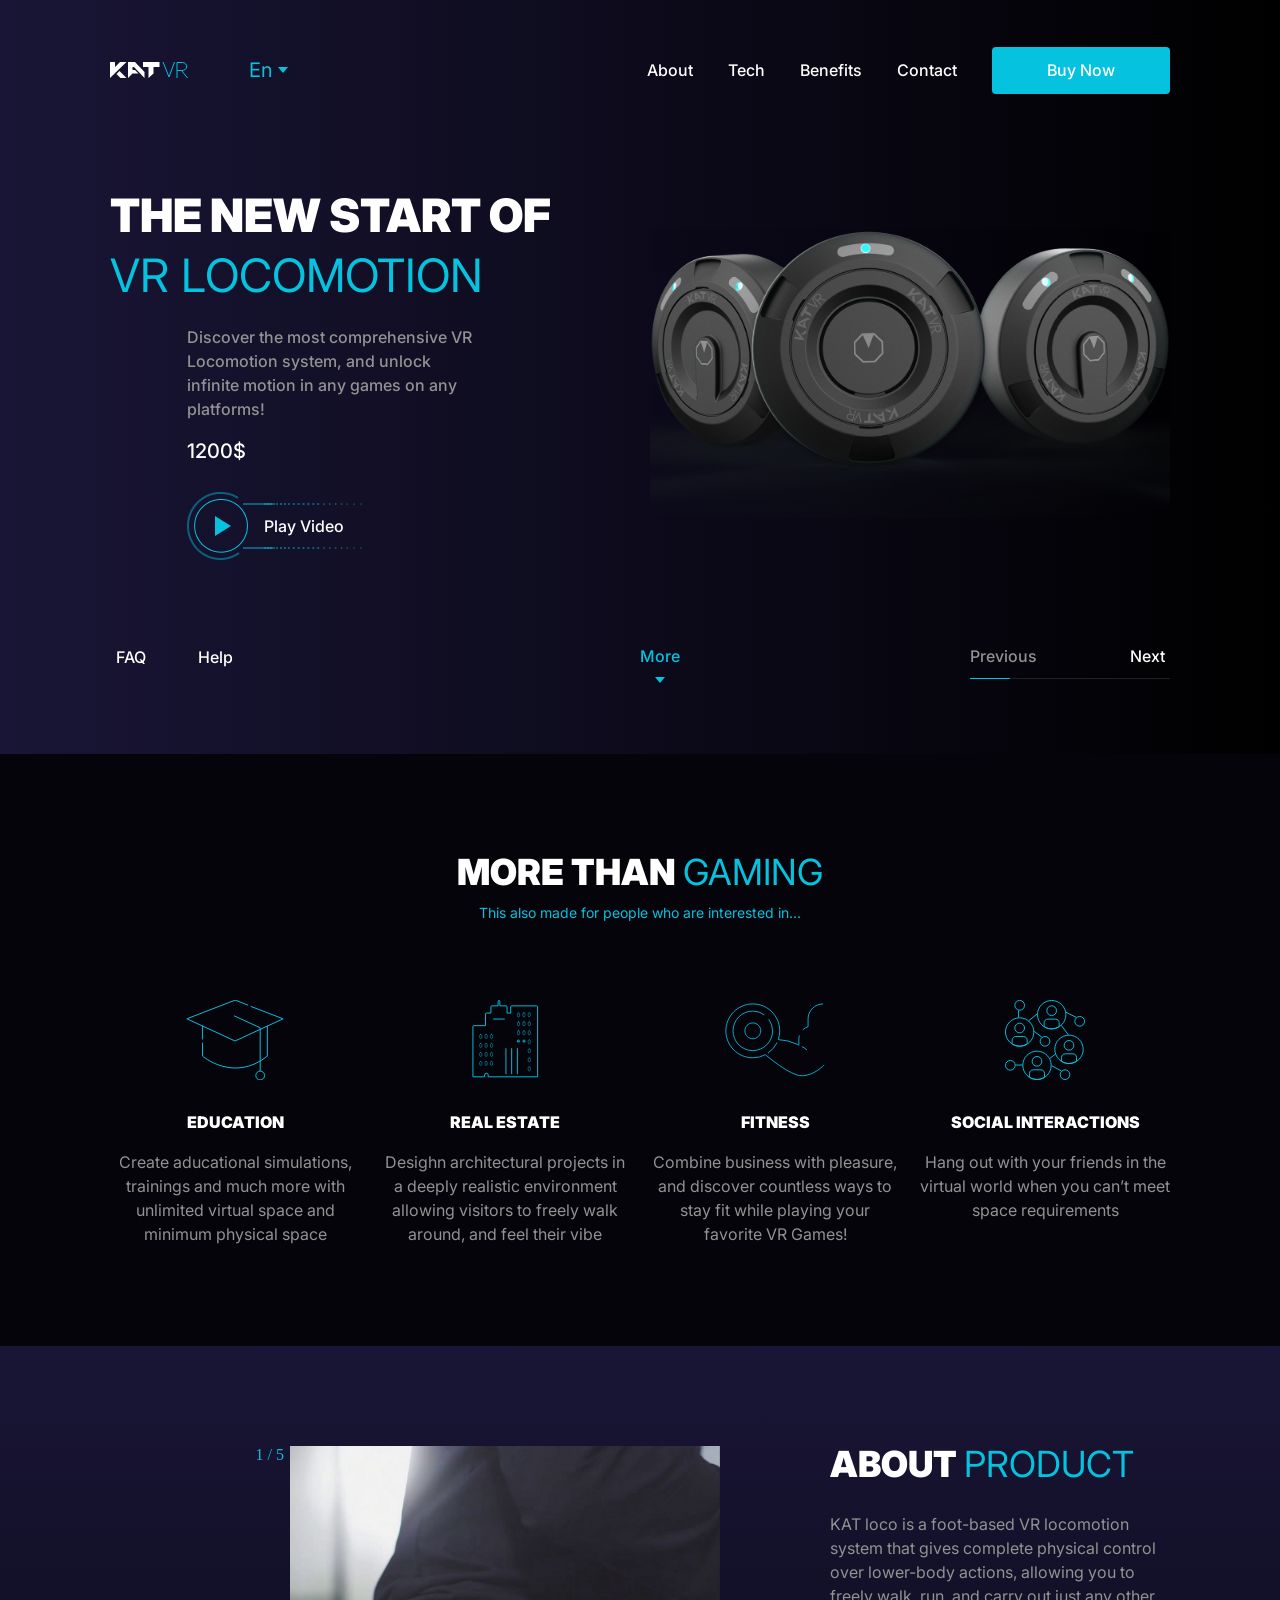
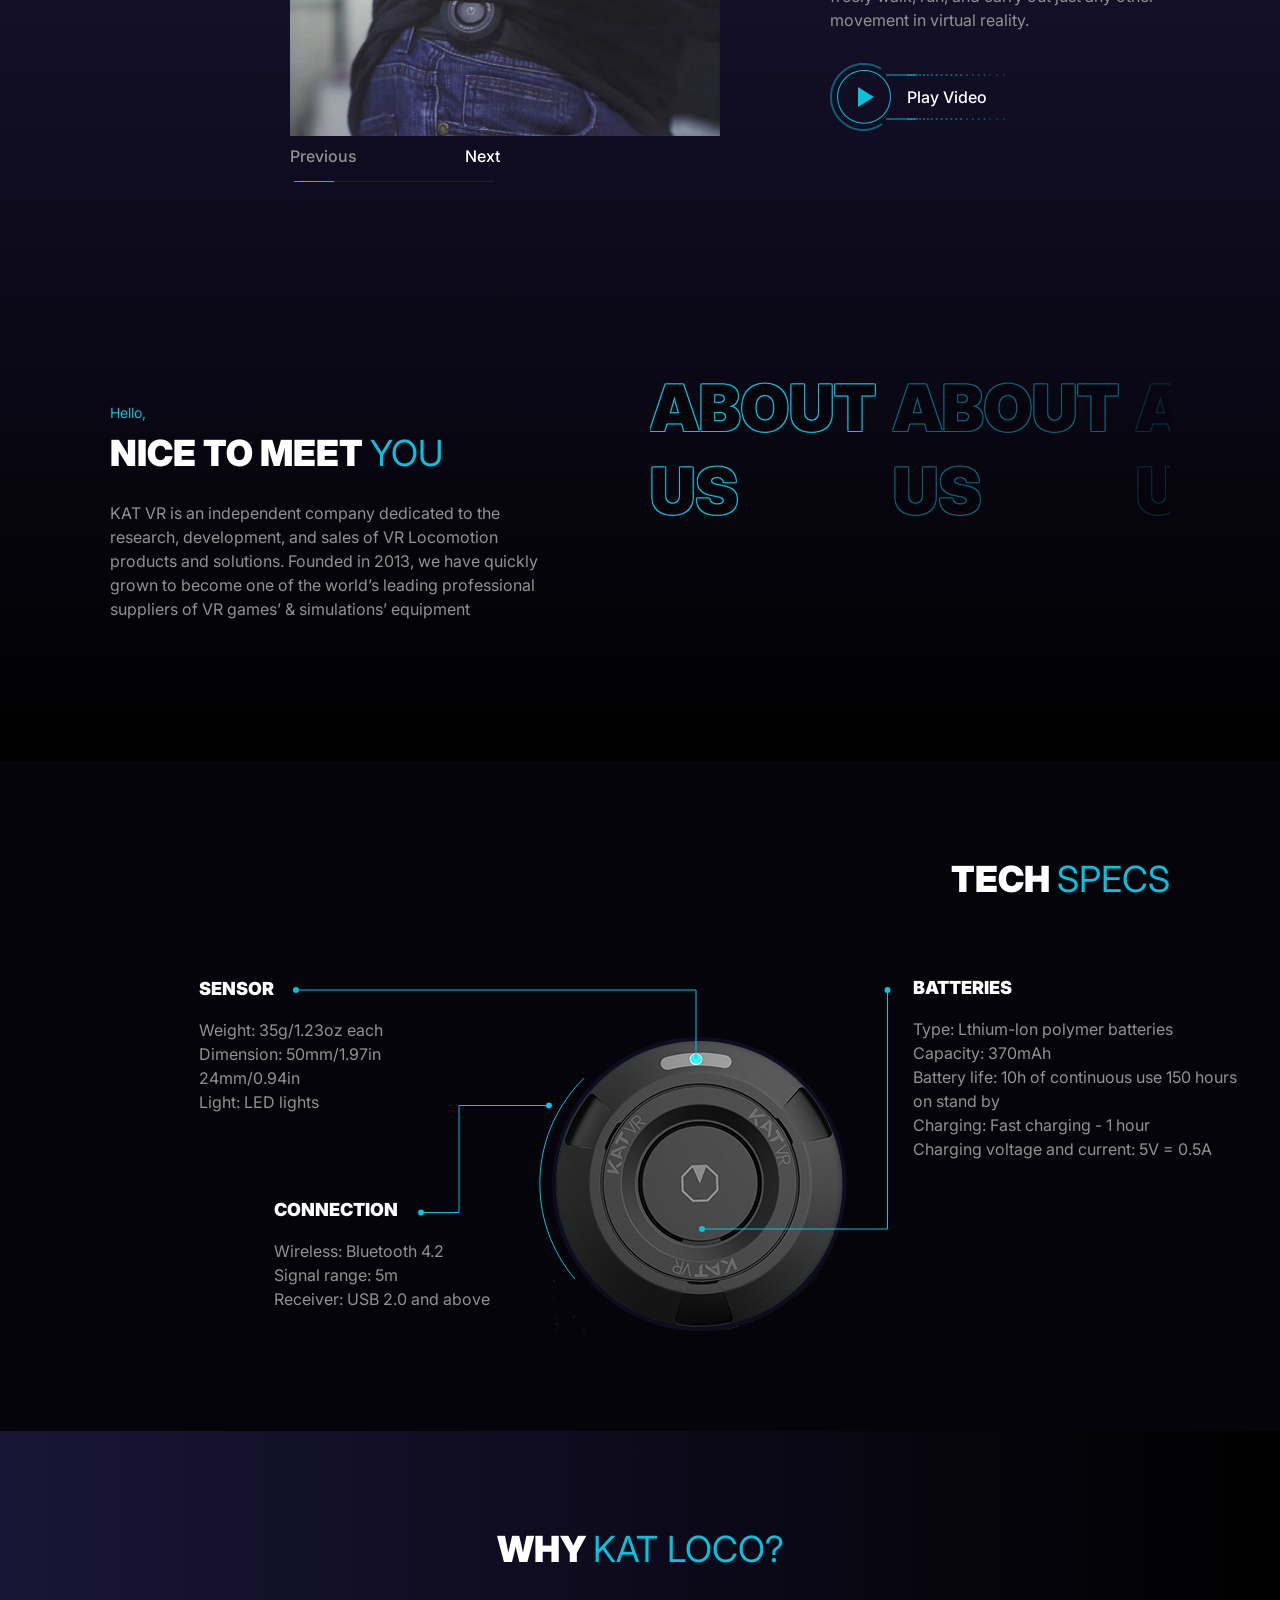
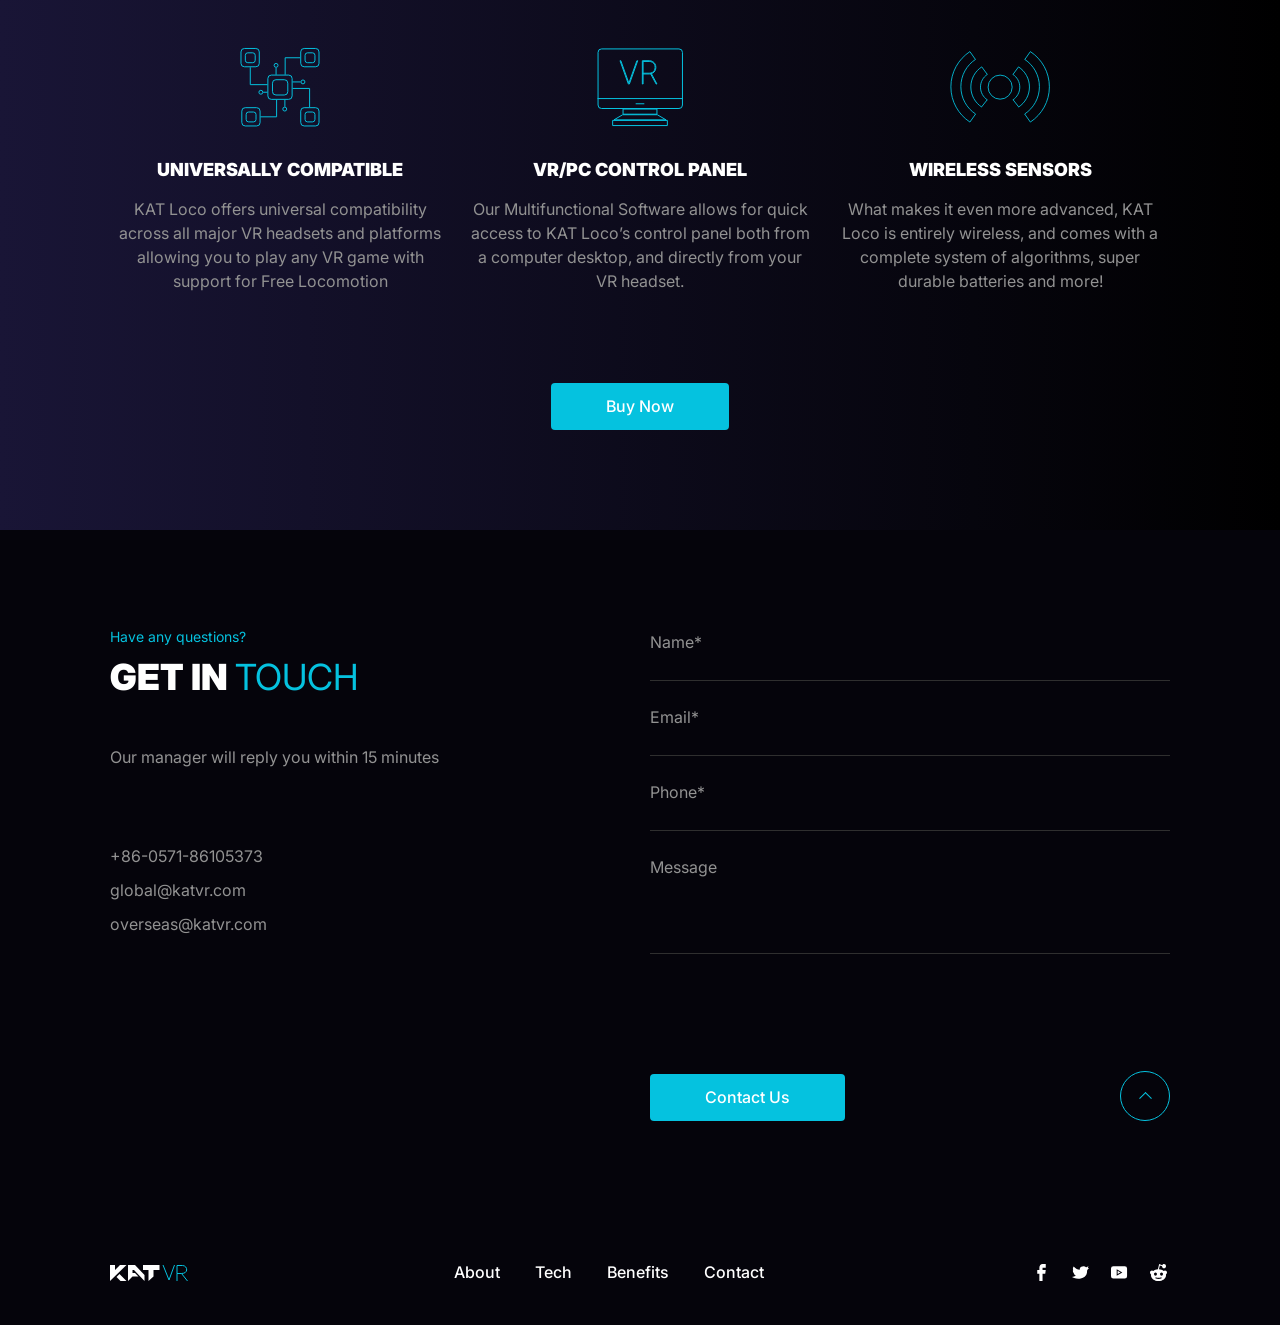
<file: index.html>
<!DOCTYPE html><html lang=en class=page><meta charset=UTF-8><meta name=viewport content="width=device-width, initial-scale=1.0"><title>KatVR</title><link rel=preconnect href=https://fonts.googleapis.com><link rel=preconnect href=https://fonts.gstatic.com crossorigin=anonymous><link href="https://fonts.googleapis.com/css2?family=Inter:ital,opsz,wght@0,14..32,100..900;1,14..32,100..900&amp;display=swap" rel=stylesheet><link rel="icon shortcut" href=favicon.9cf4770d.svg type=image/x-icon><link rel=stylesheet href=https://cdn.jsdelivr.net/npm/swiper@11/swiper-bundle.min.css><link rel=stylesheet href=layout_KateVR.09ca600f.css><body class=page__body>
    <header class=header>
      <div class=container>
        <div class=top-bar>
          <a href=# class="logo top-bar__logo">
            <img src=logo.deb282a0.svg alt=logo class=logo__img>
          </a>
          <div class=top-bar__menu>
            <div class="dropdown top-bar-lang__dropdown top-bar__lang">
              <div class="dropdown__wrapper top-bar-lang__wrapper">
                <button class="dropdown__button top-bar-lang__button">
                  En
                </button>
                <ul class="dropdown__list top-bar-lang__list">
                  <li class="dropdown__item top-bar-lang__item" data-value=Ua>
                    Ua
                  </li>

                  <li class="dropdown__item top-bar-lang__item" data-value=En>
                    En
                  </li>

                  <li class="dropdown__item top-bar-lang__item" data-value=Pl>
                    Pl
                  </li>

                  <li class="dropdown__item top-bar-lang__item" data-value=It>
                    It
                  </li>

                  <li class="dropdown__item top-bar-lang__item" data-value=Ge>
                    Ge
                  </li>
                </ul>
                <input value=En name=top-bar-lang__input class="dropdown__input top-bar-lang__input">
              </div>
            </div>
            <nav class="nav top-bar__nav">
              <ul class="nav__list top-bar__nav-list">
                <li class="nav__item top-bar__nav-item">
                  <a href=#about class="nav__link top-bar__nav-link">
                    About
                  </a>
                </li>

                <li class="nav__item top-bar__nav-item">
                  <a href=#tech class="nav__link top-bar__nav-link">
                    Tech
                  </a>
                </li>

                <li class="nav__item top-bar__nav-item">
                  <a href=#benefits class="nav__link top-bar__nav-link">
                    Benefits
                  </a>
                </li>

                <li class="nav__item top-bar__nav-item">
                  <a href=#contacts class="nav__link top-bar__nav-link">
                    Contact
                  </a>
                </li>
              </ul>
            </nav>
          </div>
          <a href=order.html class="button top-bar__btn" id=top-bar__btn>
            Buy Now
          </a>
          <a href=#page__menu class=top-bar__menu-btn>
            <span class=top-bar__menu-btn-line></span>
          </a>
        </div>
        <div class=header__top>
          <div class=header__content>
            <h1 class=header__title>The New Start Of</h1>
            <span class=header__title-span>VR Locomotion</span>
            <p class=header__description>
              Discover the most comprehensive VR Locomotion system, and unlock
              infinite motion in any games on any platforms!
            </p>
            <span class=header__price>1200$</span>
            <button class="header__video-btn open-video-btn video-btn">
              Play Video
            </button>
            <div id=my-modal class=video>
              <div class=video__content>
                <span class=video__close-btn id=close-modal-btn>
                  ×
                </span>
                <iframe id=youtube-video allowfullscreen></iframe>
              </div>
            </div>
          </div>
          <div class=header-swiper>
            <div class="header-swiper__wrapper swiper-wrapper">
              <div class="header-swiper__slide swiper-slide">
                <img class=header-swiper__img src=3.6f7ded76.png alt="slide img">
              </div>

              <div class="header-swiper__slide swiper-slide">
                <img class=header-swiper__img src=3.6f7ded76.png alt="slide img">
              </div>

              <div class="header-swiper__slide swiper-slide">
                <img class=header-swiper__img src=3.6f7ded76.png alt="slide img">
              </div>

              <div class="header-swiper__slide swiper-slide">
                <img class=header-swiper__img src=3.6f7ded76.png alt="slide img">
              </div>

              <div class="header-swiper__slide swiper-slide">
                <img class=header-swiper__img src=3.6f7ded76.png alt="slide img">
              </div>
            </div>
          </div>
        </div>
        <div class=header__bottom>
          <button class=header__faq-btn>Faq</button>
          <button class=header__help-btn>Help</button>
          <a href=#actions class=header__more-btn>
            More
          </a>
          <div class="header-swiper__control header__swiper-control">
            <div class="header-swiper__previous-btn header__previous-btn"></div>
            <div class="header-swiper__next-btn header__next-btn"></div>
            <div class=header-swiper__scrollbar></div>
          </div>
        </div>
      </div>
    </header>
    <aside class="menu page__menu" id=page__menu>
      <div class=menu__content>
        <a href=# class=menu__close-btn></a>
        <button class=menu__lang-btn>Language</button>
      </div>
    </aside>

    <aside class="faq page__faq" id=page__faq>
      <button class=faq__close-btn></button>
      <h2 class=faq__title>
        Frequently Asked
        <span class=faq__title-span>Questions</span>
      </h2>
      <div class=faq__item>
        <h4 class=faq__item-title>
          What makes KAT loco different from other systems?
        </h4>
        <div class=faq__item-content>
          <p class=faq__item-description>
            Despite being approached from many different angles, all traditional
            VR Locomotion systems including roomscale, teleportation, and free
            locomotion failed to provide an optimal solution capable of
            integrating high immersion with convenience. KAT loco does all of
            that without repeating their flaws. Our system offers a complete and
            versatile solution for an affordable price what makes it a perfect
            choice for home-use. It is also 100% user friendly, wireless,
            universally compatible, and more! It even offers decoupled head and
            body directions!
          </p>
          <p class=faq__item-time>
            Last updated: Wed, June 12 2019 7:07 PM UTC +03:00
          </p>
        </div>
      </div>

      <div class=faq__item>
        <h4 class=faq__item-title>Will it decrease my motion sickness?</h4>
        <div class=faq__item-content>
          <p class=faq__item-description>
            Despite being approached from many different angles, all traditional
            VR Locomotion systems including roomscale, teleportation, and free
            locomotion failed to provide an optimal solution capable of
            integrating high immersion with convenience. KAT loco does all of
            that without repeating their flaws. Our system offers a complete and
            versatile solution for an affordable price what makes it a perfect
            choice for home-use. It is also 100% user friendly, wireless,
            universally compatible, and more! It even offers decoupled head and
            body directions!
          </p>
          <p class=faq__item-time>
            Last updated: Wed, June 12 2019 7:07 PM UTC +03:00
          </p>
        </div>
      </div>

      <div class=faq__item>
        <h4 class=faq__item-title>
          Which VR headsets is it compatible with?
        </h4>
        <div class=faq__item-content>
          <p class=faq__item-description>
            Despite being approached from many different angles, all traditional
            VR Locomotion systems including roomscale, teleportation, and free
            locomotion failed to provide an optimal solution capable of
            integrating high immersion with convenience. KAT loco does all of
            that without repeating their flaws. Our system offers a complete and
            versatile solution for an affordable price what makes it a perfect
            choice for home-use. It is also 100% user friendly, wireless,
            universally compatible, and more! It even offers decoupled head and
            body directions!
          </p>
          <p class=faq__item-time>
            Last updated: Wed, June 12 2019 7:07 PM UTC +03:00
          </p>
        </div>
      </div>

      <div class=faq__item>
        <h4 class=faq__item-title>Is it compatible with Oculus Quest?</h4>
        <div class=faq__item-content>
          <p class=faq__item-description>
            Despite being approached from many different angles, all traditional
            VR Locomotion systems including roomscale, teleportation, and free
            locomotion failed to provide an optimal solution capable of
            integrating high immersion with convenience. KAT loco does all of
            that without repeating their flaws. Our system offers a complete and
            versatile solution for an affordable price what makes it a perfect
            choice for home-use. It is also 100% user friendly, wireless,
            universally compatible, and more! It even offers decoupled head and
            body directions!
          </p>
          <p class=faq__item-time>
            Last updated: Wed, June 12 2019 7:07 PM UTC +03:00
          </p>
        </div>
      </div>
      <a href=# class=faq__more-btn>
        More
      </a>
    </aside>

    <aside class="help page__help" id=page__help>
      <button class=help__close-btn></button>
      <h2 class=help__title>
        How Can We
        <span class=help__title-span>Help</span>
        You?
      </h2>
      <div class=help__description>
        <p class=help__text>
          Welcome to our help center. Our goal is to make the process of getting
          acquainted and purchase as easy and pleasant as possible. Need help
          with your KAT VR loco product? Many product questions can be resolved
          by reviewing our Product Support
          <a href=#faq class=help__description-link>
            FAQs
          </a>
          .
        </p>
        <p class=help__text>
          Please also feel free to
          <a href=#contacts class=help__description-link>
            Contact Us
          </a>
          directly should you need anything further. We’re happy to help.
        </p>
      </div>
      <ul class=help__list>
        <li class=help__item>
          <a href=# class=help__link>
            Instruction manual
          </a>
        </li>

        <li class=help__item>
          <a href=# class=help__link>
            Where to go for a warranty
          </a>
        </li>

        <li class=help__item>
          <a href=# class=help__link>
            Service Policy
          </a>
        </li>
      </ul>

      <ul class=help__contacts-list>
        <li class=help__contacts-item>
          <a href=tel:+86-0571-86105373 class=help__contacts-link>
            +86-0571-86105373
          </a>
        </li>

        <li class=help__contacts-item>
          <a href=email:global@katvr.com class=help__contacts-link>
            global@katvr.com
          </a>
        </li>

        <li class=help__contacts-item>
          <a href=email:overseas@katvr.com class=help__contacts-link>
            overseas@katvr.com
          </a>
        </li>
      </ul>
    </aside>

    <aside class="lang page__lang">
      <button class=lang__close-btn></button>
      <ul class=lang__list>
        <li class=lang__item>
          <a href=# class=lang__link>
            English
          </a>
        </li>

        <li class=lang__item>
          <a href=# class=lang__link>
            Arabic
          </a>
        </li>

        <li class=lang__item>
          <a href=# class=lang__link>
            Chinese (Simplified)
          </a>
        </li>

        <li class=lang__item>
          <a href=# class=lang__link>
            Chinese (Traditional)
          </a>
        </li>

        <li class=lang__item>
          <a href=# class=lang__link>
            French
          </a>
        </li>

        <li class=lang__item>
          <a href=# class=lang__link>
            German
          </a>
        </li>

        <li class=lang__item>
          <a href=# class=lang__link>
            Italian
          </a>
        </li>

        <li class=lang__item>
          <a href=# class=lang__link>
            Polish
          </a>
        </li>

        <li class=lang__item>
          <a href=# class=lang__link>
            Russian
          </a>
        </li>

        <li class=lang__item>
          <a href=# class=lang__link>
            Ukrainian
          </a>
        </li>
      </ul>
    </aside>
    <main class=main>
      <section class=actions id=actions>
        <div class=container>
          <h2 class=actions__title>
            More Than
            <span class=actions__span>Gaming</span>
          </h2>
          <p class=actions__text>
            This also made for people who are interested in...
          </p>
          <div class=actions__content>
            <article class=actions__item>
              <div>
                <svg class=actions__item-img><use href=#hat-icon /></svg>
              </div>
              <h4 class=actions__item-title>Education</h4>
              <p class=actions__item-text>
                Create aducational simulations, trainings and much more with unlimited virtual space and minimum physical space
              </p>
            </article>

            <article class=actions__item>
              <div>
                <svg class=actions__item-img><use href=#buildings-icon /></svg>
              </div>
              <h4 class=actions__item-title>Real Estate</h4>
              <p class=actions__item-text>
                Desighn architectural projects in a deeply realistic environment allowing visitors to freely walk around, and feel their vibe
              </p>
            </article>

            <article class=actions__item>
              <div>
                <svg class=actions__item-img><use href=#sport-icon /></svg>
              </div>
              <h4 class=actions__item-title>Fitness</h4>
              <p class=actions__item-text>
                Combine business with pleasure, and discover countless ways to stay fit while playing your favorite VR Games!
              </p>
            </article>

            <article class=actions__item>
              <div>
                <svg class=actions__item-img><use href=#network-icon /></svg>
              </div>
              <h4 class=actions__item-title>Social Interactions</h4>
              <p class=actions__item-text>
                Hang out with your friends in the virtual world when you can’t meet space requirements
              </p>
            </article>
          </div>
        </div>
      </section>

      <section class=about id=about>
        <div class=container>
          <div class=about-product>
            <div class=about-product__swiper-wrapper>
              <div class="about-product__swiper swiper">
                <div class="swiper-wrapper swiper__wrapper">
                  <div class="swiper-slide swiper__slide">
                    <img src=img.0e1dbc84.png alt=slide class=swiper__img>
                  </div>

                  <div class="swiper-slide swiper__slide">
                    <img src=img.0e1dbc84.png alt=slide class=swiper__img>
                  </div>

                  <div class="swiper-slide swiper__slide">
                    <img src=img.0e1dbc84.png alt=slide class=swiper__img>
                  </div>

                  <div class="swiper-slide swiper__slide">
                    <img src=img.0e1dbc84.png alt=slide class=swiper__img>
                  </div>

                  <div class="swiper-slide swiper__slide">
                    <img src=img.0e1dbc84.png alt=slide class=swiper__img>
                  </div>
                </div>
                <div class="swiper-button--prev swiper__button-prev"></div>
                <div class="swiper-button--next swiper__button-next"></div>
                <div class="swiper-scrollbar swiper__scrollbar"></div>
              </div>
              <div class="swiper-pagination swiper__pagination"></div>
            </div>
            <div class=about-product__content>
              <h2 class=about-product__title>
                About
                <span class=about-product__span>Product</span>
              </h2>
              <p class=about-product__description>
                KAT loco is a foot-based VR locomotion system that gives
                complete physical control over lower-body actions, allowing you
                to freely walk, run, and carry out just any other movement in
                virtual reality.
              </p>
              <button class="about-product__btn open-video-btn video-btn">
                Play Video
              </button>
            </div>
          </div>
          <div class=about-us>
            <div class=about-us__content>
              <h2 class=about-us__title>
                <span class=about-us__subtitle>Hello,</span>
                Nice To Meet
                <span class=about-us__title-span>You</span>
              </h2>
              <p class=about-us__description>
                KAT VR is an independent company dedicated to the research,
                development, and sales of VR Locomotion products and solutions.
                Founded in 2013, we have quickly grown to become one of the
                world’s leading professional suppliers of VR games’ &amp;
                simulations’ equipment
              </p>
            </div>
            <div class=about-us__text>
              <span class=about-us__item>About Us</span>

              <span class=about-us__item>About Us</span>

              <span class=about-us__item>About Us</span>

              <span class=about-us__item>About Us</span>

              <span class=about-us__item>About Us</span>

              <span class=about-us__item>About Us</span>

              <span class=about-us__item>About Us</span>
            </div>
          </div>
        </div>
      </section>

      <section class=tech id=tech>
        <div class=container>
          <h2 class=tech__title>
            Tech
            <span class=tech__title-span>Specs</span>
          </h2>
          <div class=tech__wrapper>
            <div class=tech__content>
              <div class="tech__item tech__item--sensor">
                <article class="tech__item-content tech__item-content--sensor">
                  <h4 class=tech__item-title>Sensor</h4>
                  <p class=tech__item-description>
                    Weight: 35g/1.23oz each
                    <br>
                    Dimension: 50mm/1.97in
                    <br>
                    24mm/0.94in
                    <br>
                    Light: LED lights
                    <br>
                  </p>
                </article>
                <button type=button class=tech__item-btn></button>
              </div>

              <div class="tech__item tech__item--connection">
                <article class="tech__item-content tech__item-content--connection">
                  <h4 class=tech__item-title>Connection</h4>
                  <p class=tech__item-description>
                    Wireless: Bluetooth 4.2
                    <br>
                    Signal range: 5m
                    <br>
                    Receiver: USB 2.0 and above
                  </p>
                </article>
                <button type=button class=tech__item-btn></button>
              </div>

              <div class="tech__item tech__item--batteries">
                <article class="tech__item-content tech__item-content--batteries">
                  <h4 class=tech__item-title>Batteries</h4>
                  <p class=tech__item-description>
                    Type: Lthium-lon polymer batteries
                    <br>
                    Capacity: 370mAh
                    <br>
                    Battery life: 10h of continuous use 150 hours
                    <br>
                    on stand by
                    <br>
                    Charging: Fast charging - 1 hour
                    <br>
                    Charging voltage and current: 5V = 0.5A
                  </p>
                </article>
                <button type=button class=tech__item-btn></button>
              </div>
              <picture class="tech__lines tech__lines--sensor">
                <source media="(min-width: 1920px)" srcset=img-line-1-large.dcc18ad2.svg>
                <img src=img-line-1-small.ca37bac5.svg alt=line class=tech__img>
              </picture>

              <picture class="tech__lines tech__lines--connection">
                <source media="(min-width: 1920px)" srcset=img-line-2-large.4f0988e2.svg>
                <img src=img-line-2-small.1a9e7346.svg alt=line class=tech__img>
              </picture>

              <picture class="tech__lines tech__lines--batteries">
                <source media="(min-width: 1920px)" srcset=img-line-3-large.26067ba0.svg>
                <img src=img-line-3-small.bc2826a5.svg alt=line class=tech__img>
              </picture>
              <img src=ellipse.465ed24b.svg alt=ellipse class=tech__ellipse-img>
            </div>
          </div>
        </div>
      </section>

      <section class=benefits id=benefits>
        <div class=container>
          <h2 class=benefits__title>
            Why
            <span class=benefits__title-span>Kat Loco?</span>
          </h2>
          <div class=benefits__content>
            <article class=benefits__item>
              <div>
                <svg class=benefits__item-img><use href=#square-icon /></svg>
              </div>
              <h4 class=benefits__item-title>Universally Compatible</h4>
              <p class=benefits__item-text>
                KAT Loco offers universal compatibility across all major VR headsets and platforms allowing you to play any VR game with support for Free Locomotion
              </p>
            </article>

            <article class=benefits__item>
              <div>
                <svg class=benefits__item-img><use href=#vr-icon /></svg>
              </div>
              <h4 class=benefits__item-title>Vr/Pc Control Panel</h4>
              <p class=benefits__item-text>
                Our Multifunctional Software allows for quick access to KAT Loco’s control panel both from a computer desktop, and directly from your VR headset.
              </p>
            </article>

            <article class=benefits__item>
              <div>
                <svg class=benefits__item-img><use href=#wifi-icon /></svg>
              </div>
              <h4 class=benefits__item-title>Wireless Sensors</h4>
              <p class=benefits__item-text>
                What makes it even more advanced, KAT Loco is entirely wireless, and comes with a complete system of algorithms, super durable batteries and more!
              </p>
            </article>
          </div>
          <a href=order.html class="benefits__btn button">
            Buy Now
          </a>
        </div>
      </section>

      <section class=contacts id=contacts>
        <div class=container>
          <div class=contacts__content>
            <div class=contacts__wrapper>
              <h2 class=contacts__title>
                <span class=contacts__subtitle>Have any questions?</span>
                Get In
                <span class=contacts__title-span>Touch</span>
              </h2>
              <p class=contacts__text>
                Our manager will reply you within 15 minutes
              </p>
              <ul class=contacts__list>
                <li class=contacts__item>
                  <a href=tel:+86-0571-86105373 class=contacts__link>
                    +86-0571-86105373
                  </a>
                </li>

                <li class=contacts__item>
                  <a href=email:global@katvr.com class=contacts__link>
                    global@katvr.com
                  </a>
                </li>

                <li class=contacts__item>
                  <a href=email:overseas@katvr.com class=contacts__link>
                    overseas@katvr.com
                  </a>
                </li>
              </ul>
            </div>
            <form class="contacts__form form" action=# onsubmit="this.reset(); window.scrollTo({ top: 0, behavior: 'smooth' }); return false;">
              <label for=name class=form__label>
                Name*
                <input id=name name=name class=form__input required>
              </label>

              <label for=email class=form__label>
                Email*
                <input type=email id=email name=email class=form__input required>
              </label>

              <label for=tel class=form__label>
                Phone*
                <input type=tel id=tel name=phone class=form__input pattern=[0-9]{10,15} inputmode=numeric maxlength=15 required>
              </label>

              <label for=message class=form__label>
                Message
                <textarea name=message id=message class="form__input form__textarea"></textarea>
              </label>
              <button class="button form__btn">
                Contact Us
              </button>
            </form>
            <a href=# class=contacts__up-btn></a>
          </div>
        </div>
      </section>
    </main>
    <footer class=footer>
      <div class=container>
        <div class=footer__content>
          <a href=# class="footer__logo logo">
            <img src=logo.deb282a0.svg alt=logo class=logo__img>
          </a>
          <nav class="footer-nav nav">
            <ul class="footer-nav__list nav__list">
              <li class="footer-nav__item nav__item">
                <a href=#about class=nav__link>
                  About
                </a>
              </li>

              <li class="footer-nav__item nav__item">
                <a href=#tech class=nav__link>
                  Tech
                </a>
              </li>

              <li class="footer-nav__item nav__item">
                <a href=#benefits class=nav__link>
                  Benefits
                </a>
              </li>

              <li class="footer-nav__item nav__item">
                <a href=#contacts class=nav__link>
                  Contact
                </a>
              </li>
            </ul>
          </nav>
          <ul class=footer__contacts></ul>
          <ul class=footer__social-list>
            <li class=footer__social-item>
              <a href=https://facebook.com class=footer__social-link target=_blank>
                <svg class=footer__social-img><use href=#facebook-icon /></svg>
              </a>
            </li>

            <li class=footer__social-item>
              <a href=https://x.com class=footer__social-link target=_blank>
                <svg class=footer__social-img><use href=#twitter-icon /></svg>
              </a>
            </li>

            <li class=footer__social-item>
              <a href=https://youtube.com class=footer__social-link target=_blank>
                <svg class=footer__social-img><use href=#youtube-icon /></svg>
              </a>
            </li>

            <li class=footer__social-item>
              <a href=https://reddit.com class=footer__social-link target=_blank>
                <svg class=footer__social-img><use href=#reddit-icon /></svg>
              </a>
            </li>
          </ul>
        </div>
      </div>
    </footer>
    <script src=https://cdn.jsdelivr.net/npm/swiper@11/swiper-bundle.min.js></script>
    <script src=layout_KateVR.6f43473d.js></script>
    <svg xmlns:xmlns=http://www.w3.org/2000/svg class=page__svg><symbol xmlns:xmlns=http://www.w3.org/2000/svg id=buildings-icon fill=none viewBox="0 0 84 84"><g clip-path=url(#aa)><path stroke-linecap=round d="M35.669.5c.506 0 .915.41.915.916v4.747h6.636c.505 0 .915.41.915.916v6.635h3.832V7.079c0-.506.41-.916.915-.916H75.31c.505 0 .915.41.915.916v73.59H24.37v-1.86a1.916 1.916 0 0 0-3.832 0v1.86H8.967l-.64-.001V27.843c0-.506.41-.916.915-.916H21.54V14.629c0-.506.41-.915.915-.915h4.747V7.079c0-.506.41-.916.916-.916h6.635V1.416c0-.506.41-.916.916-.916M43 77.5V51.073m6 26.354V51m6 26.427V51"/><path stroke-linecap=round stroke-width=.5 d="M56.157 13.464c.644 0 1.166.522 1.166 1.166v1.888a1.165 1.165 0 0 1-2.331 0V14.63l.005-.12a1.166 1.166 0 0 1 1.16-1.046m5.663 0c.644 0 1.166.522 1.166 1.166v1.888a1.165 1.165 0 0 1-2.331 0V14.63l.006-.12a1.166 1.166 0 0 1 1.16-1.046Zm5.664 0c.644 0 1.165.522 1.165 1.166v1.888a1.165 1.165 0 0 1-2.331 0V14.63l.006-.12a1.166 1.166 0 0 1 1.16-1.046m-11.327 9.437c.644 0 1.166.523 1.166 1.166v1.888a1.165 1.165 0 1 1-2.331 0v-1.888c0-.644.522-1.166 1.166-1.166Zm5.663 0c.644 0 1.166.523 1.166 1.166v1.888a1.165 1.165 0 1 1-2.331 0v-1.888c0-.644.522-1.166 1.166-1.166Zm5.664 0c.644 0 1.165.523 1.165 1.166v1.888a1.165 1.165 0 1 1-2.331 0v-1.888c0-.644.522-1.166 1.166-1.166M56.157 32.34c.644 0 1.166.522 1.166 1.166v1.888a1.165 1.165 0 1 1-2.331 0v-1.888c0-.644.522-1.166 1.166-1.166Zm5.663 0c.644 0 1.166.522 1.166 1.166v1.888a1.165 1.165 0 1 1-2.331 0v-1.888c0-.644.522-1.166 1.166-1.166Zm5.664 0c.644 0 1.165.522 1.165 1.166v1.888a1.165 1.165 0 1 1-2.331 0v-1.888c0-.644.522-1.166 1.166-1.166m-50.967 3.775c.644 0 1.165.522 1.165 1.166v1.888a1.165 1.165 0 1 1-2.33 0V37.28c0-.644.521-1.166 1.165-1.166Zm5.663 0c.644 0 1.165.522 1.165 1.166v1.888a1.165 1.165 0 1 1-2.33 0V37.28c0-.644.522-1.166 1.165-1.166Zm5.663 0c.644 0 1.165.522 1.165 1.166v1.888a1.165 1.165 0 1 1-2.331 0V37.28c0-.644.522-1.166 1.166-1.166Zm-11.326 9.439c.644 0 1.165.522 1.165 1.166v1.887a1.165 1.165 0 1 1-2.33 0V46.72c0-.644.521-1.166 1.165-1.166m5.663 0c.644 0 1.165.522 1.165 1.166v1.887a1.165 1.165 0 1 1-2.33 0V46.72c0-.644.522-1.166 1.165-1.166m5.663 0c.644 0 1.165.522 1.165 1.166v1.887a1.165 1.165 0 1 1-2.331 0V46.72c0-.644.522-1.166 1.166-1.166m-11.326 9.437c.644 0 1.165.522 1.165 1.166v1.888a1.165 1.165 0 1 1-2.33 0v-1.888c0-.644.521-1.166 1.165-1.166m5.663 0c.644 0 1.165.522 1.165 1.166v1.888a1.165 1.165 0 1 1-2.33 0v-1.888c0-.644.522-1.166 1.165-1.166m5.663 0c.644 0 1.165.522 1.165 1.166v1.888a1.165 1.165 0 1 1-2.331 0v-1.888c0-.644.522-1.166 1.166-1.166M16.517 64.43c.644 0 1.165.522 1.165 1.166v1.887a1.165 1.165 0 1 1-2.33 0v-1.887c0-.644.521-1.166 1.165-1.166m5.663 0c.644 0 1.165.522 1.165 1.166v1.887a1.165 1.165 0 1 1-2.33 0v-1.887c0-.644.522-1.166 1.165-1.166m5.663 0c.644 0 1.165.522 1.165 1.166v1.887a1.165 1.165 0 1 1-2.331 0v-1.887c0-.644.522-1.166 1.166-1.166m39.641-22.652c.644 0 1.165.523 1.165 1.166v1.888a1.165 1.165 0 1 1-2.331 0v-1.888c0-.644.522-1.166 1.166-1.166m0 9.439c.644 0 1.165.522 1.165 1.166v1.887a1.165 1.165 0 1 1-2.331 0v-1.887c0-.644.522-1.166 1.166-1.166m0 9.437c.644 0 1.165.522 1.165 1.166v1.888a1.165 1.165 0 1 1-2.331 0V61.82c0-.644.522-1.166 1.166-1.166m0 9.439c.644 0 1.165.522 1.165 1.166v1.888a1.165 1.165 0 1 1-2.331 0v-1.888c0-.644.522-1.166 1.166-1.166"/><path stroke-linecap=round d="M41.326 20H30"/><path fill-rule=evenodd d="M56 42a1 1 0 0 0-1 1v1h2v-1a1 1 0 0 0-1-1m6 0a1 1 0 0 0-1 1v1h2v-1a1 1 0 0 0-1-1" clip-rule=evenodd /></g><defs><clipPath id=aa><path d="M0 0h84v84H0Z"/></clipPath></defs></symbol><symbol xmlns:xmlns=http://www.w3.org/2000/svg id=facebook-icon viewBox="0 0 6 12"><path d="M1.494 6.853V12h2.24V6.853h1.893L6 4.293H3.734V2.56H6V0H3.734C2.5 0 1.494 1.148 1.494 2.56v1.734H0v2.56h1.494Z"/></symbol><symbol xmlns:xmlns=http://www.w3.org/2000/svg id=hat-icon fill=none viewBox="0 0 98 81"><g stroke-miterlimit=10 clip-path=url(#ca)><path d="M62.238 5.253 49.2.107.276 19.026 49 41.5l48.725-22.482L64.888 6.432"/><path d="m47.955 15.935 26.542 12.163v43.83M16 26v14"/><path d="M16.08 43.15v13.645s31.502 27.182 65.66 0V26.31M74.497 80.9c2.45 0 4.438-1.996 4.438-4.459s-1.987-4.459-4.438-4.459-4.438 1.997-4.438 4.46 1.987 4.458 4.438 4.458"/></g><defs><clipPath id=ca><path d="M0 0h98v81H0Z"/></clipPath></defs></symbol><symbol xmlns:xmlns=http://www.w3.org/2000/svg id=network-icon fill=none viewBox="0 0 83 83"><g clip-path=url(#da)><path d="M77.467 17.1a5.04 5.04 0 0 1 5.033 5.033 5.04 5.04 0 0 1-5.033 5.033 5.04 5.04 0 0 1-5.033-5.033 5.04 5.04 0 0 1 5.033-5.033M5.533 62.75a5.04 5.04 0 0 1 5.033 5.033 5.04 5.04 0 0 1-5.033 5.033A5.04 5.04 0 0 1 .5 67.783a5.04 5.04 0 0 1 5.033-5.033m68.445-44.706L63.152 12.63m-.902 59.804a5.04 5.04 0 0 1 5.033 5.033A5.04 5.04 0 0 1 62.25 82.5a5.04 5.04 0 0 1-5.033-5.033 5.04 5.04 0 0 1 5.033-5.033m-3.764 1.171-10.13-5.4M41.5 37.85a5.04 5.04 0 0 1 5.033 5.033 5.04 5.04 0 0 1-5.033 5.033 5.04 5.04 0 0 1-5.033-5.033A5.04 5.04 0 0 1 41.5 37.85m-3.248.763-7.939-6.135M66.4 36.467c8.114 0 14.717 6.603 14.717 14.717 0 8.113-6.603 14.716-14.717 14.716s-14.717-6.603-14.717-14.716c0-8.114 6.603-14.717 14.717-14.717"/><path d="M66.4 42a5.04 5.04 0 0 1 5.033 5.033 5.04 5.04 0 0 1-5.033 5.033 5.04 5.04 0 0 1-5.033-5.033A5.04 5.04 0 0 1 66.4 42m-4.013 13.833h8.026c2.1 0 3.786 1.66 3.786 3.672v3.646a.88.88 0 0 1-.44.764 14.7 14.7 0 0 1-7.36 1.984c-2.57 0-5.116-.686-7.359-1.984a.88.88 0 0 1-.44-.765v-3.646c0-2.01 1.686-3.671 3.787-3.671M33.2 53.066c8.114 0 14.717 6.603 14.717 14.717S41.314 82.5 33.2 82.5c-8.113 0-14.716-6.603-14.716-14.717S25.087 53.066 33.2 53.066"/><path d="M33.2 58.6a5.04 5.04 0 0 1 5.033 5.033 5.04 5.04 0 0 1-5.033 5.033 5.04 5.04 0 0 1-5.033-5.033A5.04 5.04 0 0 1 33.2 58.6m-4.013 13.834h8.027c2.1 0 3.786 1.66 3.786 3.672v3.646a.88.88 0 0 1-.44.764A14.7 14.7 0 0 1 33.2 82.5a14.7 14.7 0 0 1-7.36-1.984.88.88 0 0 1-.44-.765v-3.647l.005-.187c.101-1.925 1.747-3.483 3.782-3.483m-13.97-53.951c8.113 0 14.716 6.603 14.717 14.717 0 8.114-6.603 14.717-14.717 14.717S.5 41.314.5 33.2s6.603-14.717 14.717-14.717"/><path d="M15.217 24.017a5.04 5.04 0 0 1 5.033 5.033 5.04 5.04 0 0 1-5.033 5.033 5.04 5.04 0 0 1-5.033-5.033 5.04 5.04 0 0 1 5.033-5.033M11.204 37.85h8.026c2.1 0 3.786 1.66 3.786 3.672v3.646a.88.88 0 0 1-.44.764 14.7 14.7 0 0 1-7.36 1.984c-2.571 0-5.116-.686-7.359-1.984a.88.88 0 0 1-.44-.765V41.52l.004-.187c.101-1.925 1.747-3.483 3.783-3.483M48.417.5c8.114 0 14.717 6.603 14.717 14.717S56.53 29.933 48.417 29.934c-8.114 0-14.717-6.603-14.717-14.717S40.303.5 48.417.5"/><path d="M48.416 6.033a5.04 5.04 0 0 1 5.034 5.033 5.04 5.04 0 0 1-5.034 5.034 5.04 5.04 0 0 1-5.033-5.034 5.04 5.04 0 0 1 5.033-5.033m-4.012 13.834h8.026c2.1 0 3.786 1.66 3.786 3.672v3.646a.88.88 0 0 1-.44.764 14.7 14.7 0 0 1-7.36 1.985c-2.571 0-5.116-.687-7.359-1.985a.88.88 0 0 1-.44-.764v-3.647c0-2.01 1.686-3.67 3.787-3.67Zm-11-5.432-8.865 7.217m41.139 14.435-7.217-9.743m-6.347 29.952-5.562 4.33m-28.208 6.856h-7.518M15.216.5a5.04 5.04 0 0 1 5.034 5.033 5.04 5.04 0 0 1-5.034 5.033 5.04 5.04 0 0 1-5.033-5.033A5.04 5.04 0 0 1 15.216.5m-1.142 10.326v7.218"/></g><defs><clipPath id=da><path d="M0 0h83v83H0Z"/></clipPath></defs></symbol><symbol xmlns:xmlns=http://www.w3.org/2000/svg id=reddit-icon viewBox="0 0 14 14"><path d="M.882 8.546c-.036.21-.062.423-.062.642C.82 11.84 3.635 14 7.027 14c3.393 0 6.153-2.159 6.153-4.813 0-.218-.025-.43-.062-.641C13.65 8.25 14 7.666 14 7c0-.965-.736-1.75-1.64-1.75-.414 0-.803.165-1.1.454-1.031-.767-2.4-1.255-3.912-1.316l.785-3.248 1.77.66c.026.942.748 1.7 1.636 1.7.905 0 1.64-.785 1.64-1.75S12.445 0 11.54 0c-.63 0-1.173.386-1.448.944L7.562 0 6.499 4.396c-1.43.096-2.775.576-3.759 1.308a1.58 1.58 0 0 0-1.1-.454C.737 5.25 0 6.035 0 7c0 .666.35 1.25.882 1.546M9.488 7c.679 0 1.23.589 1.23 1.313 0 .723-.551 1.312-1.23 1.312s-1.23-.589-1.23-1.313C8.258 7.59 8.81 7 9.488 7m-.175 3.865.35.79c-.77.39-1.68.595-2.636.595-.955 0-1.92-.206-2.69-.595l.35-.79C6.009 11.532 7.991 11.532 9.313 10.865M4.512 7c.678 0 1.23.589 1.23 1.313 0 .723-.552 1.312-1.23 1.312-.679 0-1.23-.589-1.23-1.313C3.281 7.59 3.832 7 4.511 7Z"/></symbol><symbol xmlns:xmlns=http://www.w3.org/2000/svg id=sport-icon fill=none viewBox="0 0 115 85"><path stroke-linejoin=round stroke-width=1.007 d="M50.405 18.644a22.6 22.6 0 0 1 4.32 13.336c0 12.542-10.204 22.745-22.745 22.745-12.542 0-22.745-10.203-22.745-22.745 0-12.541 10.203-22.745 22.745-22.745a22.58 22.58 0 0 1 13.317 4.307"/><path stroke-width=1.007 d="M31.98 22.87c5.024 0 9.11 4.088 9.11 9.11 0 5.024-4.087 9.11-9.11 9.11s-9.11-4.087-9.11-9.11 4.088-9.11 9.11-9.11M112.762 1c-9.504 0-17.237 7.732-17.237 17.236v8.982a14.77 14.77 0 0 0-6.108 3.59"/><path stroke-width=1.007 d="M49.48 57.532a31.2 31.2 0 0 0 10.452-12.198M94.296 54a23.7 23.7 0 0 0-5.672-3.837l-.345-.167m-2.761-12.682a14.8 14.8 0 0 0-.585 4.11v6.958l-1.767-.853a56.3 56.3 0 0 0-21.88-5.497 30.9 30.9 0 0 0 1.675-10.05C62.96 14.899 49.063 1 31.98 1 14.898 1.001 1 14.899 1 31.981s13.898 30.98 30.98 30.98a30.8 30.8 0 0 0 14.486-3.601c1.61 1.396 28.217 24.27 42.133 24.27q.256 0 .506-.01c13.926-.581 24.454-12 24.895-12.486"/></symbol><symbol xmlns:xmlns=http://www.w3.org/2000/svg id=square-icon fill=none viewBox="0 0 98 81"><path d="M45.014 28.079v-7.01m16.632 14.295h8.11m-37.8 10.447h4.398m17.594 14.708v-7.01"/><rect width=24.567 height=24.567 x=36.717 y=28.441 rx=3.5 /><rect width=15.495 height=15.495 x=41.39 y=33.115 rx=3.5 /><rect width=18.519 height=18.519 x=69.981 y=1.5 rx=3.5 /><rect width=9.997 height=9.997 x=74.38 y=5.898 rx=2.5 /><rect width=18.519 height=18.519 x=9.5 y=1.5 rx=3.5 /><rect width=9.997 height=9.997 x=13.899 y=5.898 rx=2.5 /><rect width=18.519 height=18.519 x=10.325 y=61.432 rx=3.5 /><rect width=9.997 height=9.997 x=14.723 y=65.83 rx=2.5 /><rect width=18.519 height=18.519 x=69.981 y=61.432 rx=3.5 /><rect width=9.997 height=9.997 x=74.38 y=65.83 rx=2.5 /><path d="M54.223 28.079V10.896h15.12M36.354 38.113H18.897V20.52m42.886 21.442h17.183V60.93m-33.402-7.422V70.69H29.206"/><circle cx=45.014 cy=18.594 r=1.974 /><circle cx=72.23 cy=35.364 r=1.974 /><circle cx=29.619 cy=45.811 r=1.974 /><circle cx=53.811 cy=62.856 r=1.974 /></symbol><symbol xmlns:xmlns=http://www.w3.org/2000/svg id=twitter-icon viewBox="0 0 15 11"><path d="M5.596 11a14 14 0 0 1-1.988-.141c-1.183-.167-2.38-.721-2.72-.887L0 9.536l.962-.283c1.052-.31 1.692-.502 2.484-.803-.793-.344-1.404-.963-1.699-1.764l-.223-.609.183.026a3 3 0 0 1-.418-.462C.91 5.125.71 4.495.752 3.955l.042-.531.355.123a2.8 2.8 0 0 1-.321-.808c-.155-.692-.026-1.427.365-2.07l.31-.509.413.445C3.225 2.014 4.882 2.85 6.85 3.094a2.4 2.4 0 0 1 .179-1.405c.232-.5.645-.923 1.193-1.225A3.9 3.9 0 0 1 10.3.006c.776.043 1.482.304 2.042.755.273-.064.475-.132.747-.224.164-.055.35-.118.582-.19l.857-.264-.559 1.43.115-.007L15 1.47l-.54.662-.05.064c-.044.059-.099.132-.841 1.02a1.16 1.16 0 0 0-.261.816c.066 1.154-.093 2.198-.47 3.104a5.5 5.5 0 0 1-1.646 2.184c-.909.733-2.068 1.235-3.445 1.492-.675.126-1.4.189-2.151.189Z"/></symbol><symbol xmlns:xmlns=http://www.w3.org/2000/svg id=vr-icon fill=none viewBox="0 0 88 80"><rect width=84.397 height=59.592 x=2.062 y=1.92 rx=3.5 /><path d="M1.562 51.571h85.396"/><path stroke-linecap=round d="M40.072 56.778h7.852"/><path d="M27.056 62.038h33.888v5.154H27.056ZM16.642 73.399h54.716v5.154H16.642Zm44.665-5.68 8.723 5.154H17.97l8.724-5.154ZM24.818 13.727l8 22.364h.091l8-22.364h.773L33.364 37h-1l-8.318-23.273ZM46.355 37V13.727h6.818q1.955 0 3.455.83a6 6 0 0 1 2.364 2.318q.863 1.488.863 3.489 0 1.977-.863 3.465a6 6 0 0 1-2.364 2.307q-1.5.819-3.455.819H46.72v-.728h6.454q1.75 0 3.091-.727a5.3 5.3 0 0 0 2.102-2.046q.762-1.318.762-3.09 0-1.785-.761-3.114a5.3 5.3 0 0 0-2.103-2.057q-1.341-.738-3.09-.739h-6.092V37h-.727Zm8.864-10.59L60.946 37h-.818L54.4 26.41h.818Z"/></symbol><symbol xmlns:xmlns=http://www.w3.org/2000/svg id=wifi-icon fill=none viewBox="0 0 113 82"><circle cx=56.654 cy=41.156 r=13.59 /><path d="M71.097 26.75c4.67 3.089 7.749 8.388 7.749 14.406s-3.08 11.316-7.75 14.405m.177-.139 6.34 8.102"/><path d="M77.437 63.7c7.429-4.872 12.329-13.23 12.329-22.72 0-9.492-4.9-17.848-12.329-22.72l-6.34 8.63"/><path d="M84.482 9.807c9.976 6.609 16.556 17.945 16.556 30.821s-6.58 24.213-16.556 30.822"/><path d="M84.482 9.982 90.822 1c12.948 8.535 21.487 23.176 21.487 39.804s-8.539 31.268-21.487 39.803l-6.516-9.158M42.212 26.75c-4.67 3.089-7.75 8.388-7.75 14.406s3.08 11.316 7.75 14.405m-.176-.139-6.34 8.102"/><path d="M35.871 63.7c-7.428-4.872-12.328-13.23-12.328-22.72 0-9.492 4.9-17.848 12.328-22.72l6.34 8.63"/><path d="M28.827 9.807c-9.976 6.609-16.555 17.945-16.555 30.821s6.58 24.213 16.555 30.822"/><path d="M28.827 9.982 22.487 1C9.54 9.535 1 24.176 1 40.804s8.54 31.268 21.487 39.803l6.517-9.158"/></symbol><symbol xmlns:xmlns=http://www.w3.org/2000/svg id=youtube-icon viewBox="0 0 15 11"><path d="M12.102 0H2.077A2.08 2.08 0 0 0 0 2.077v6.646A2.08 2.08 0 0 0 2.077 10.8h10.025a2.08 2.08 0 0 0 2.077-2.077V2.077A2.08 2.08 0 0 0 12.102 0m-7.09 8.264V2.617l4.999 2.777Z"/><path d="M5.843 4.03v2.8l2.479-1.424Z"/></symbol></svg>
</file>
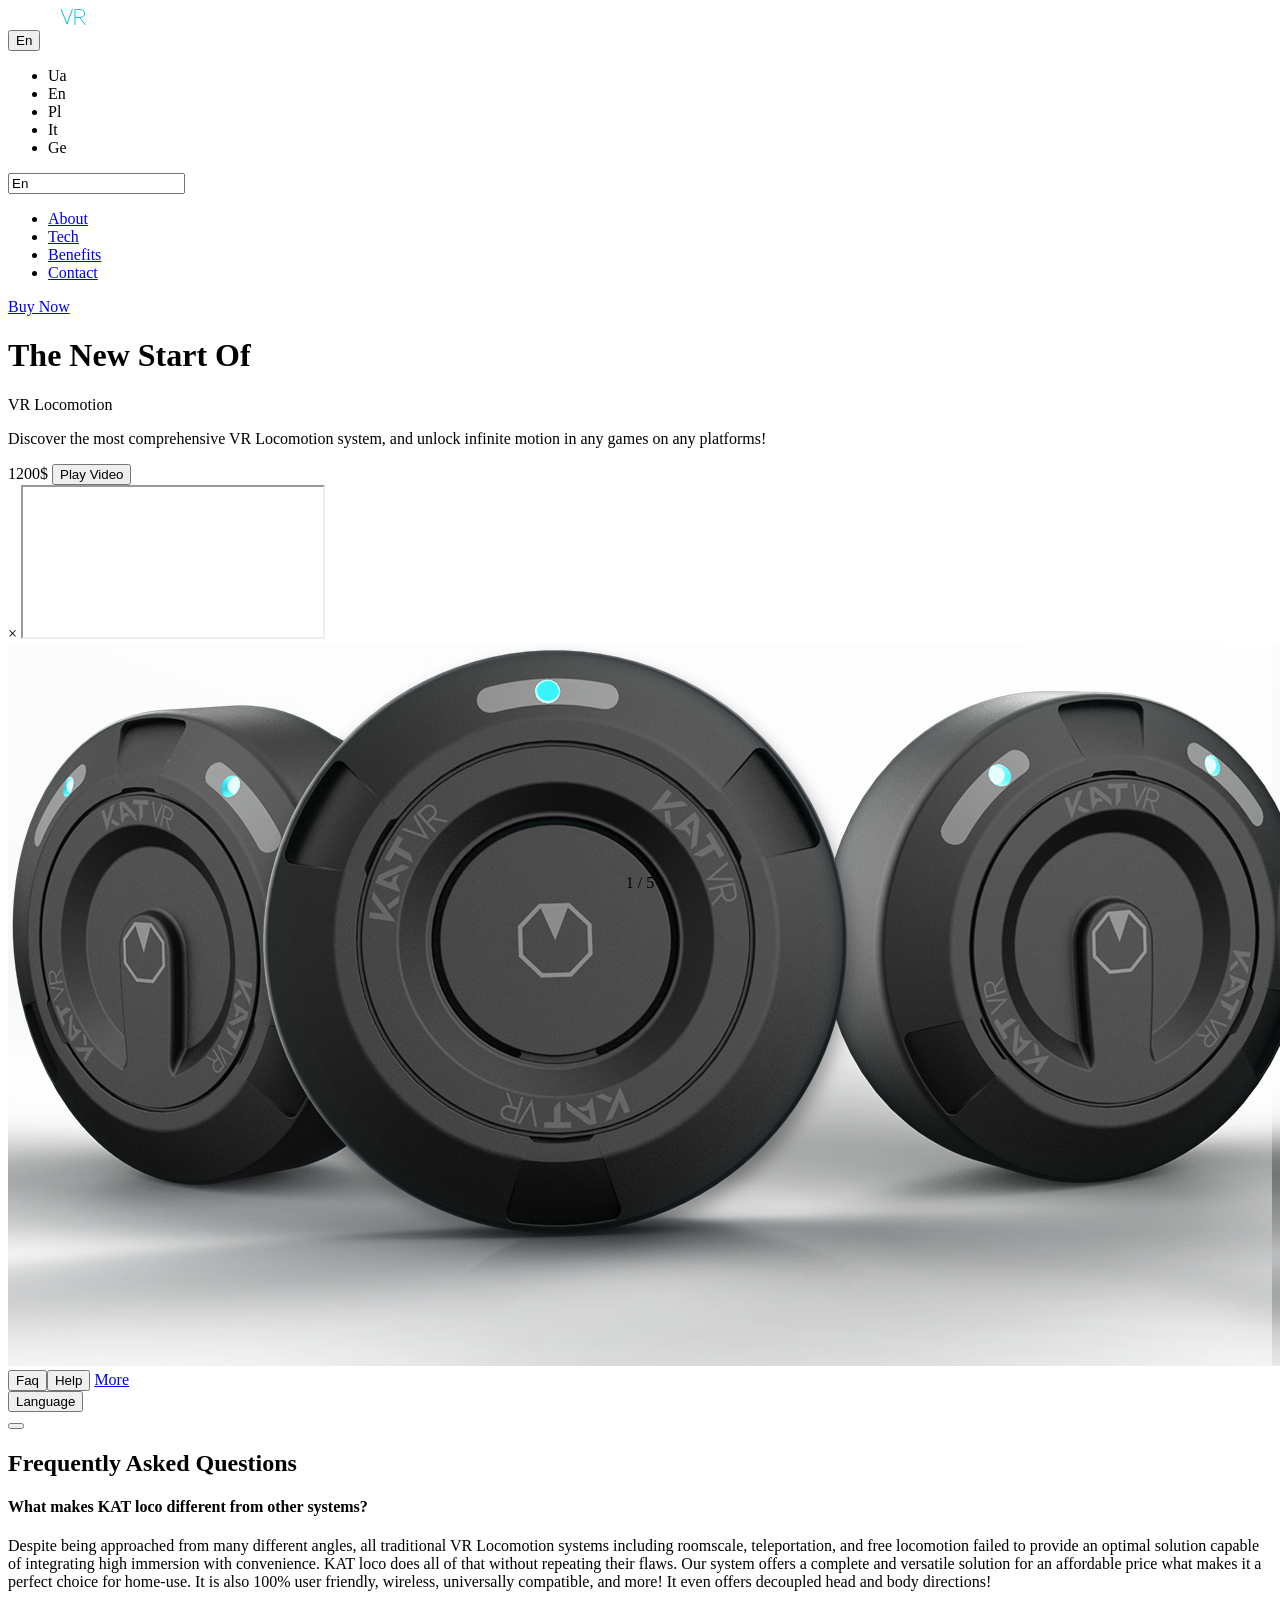
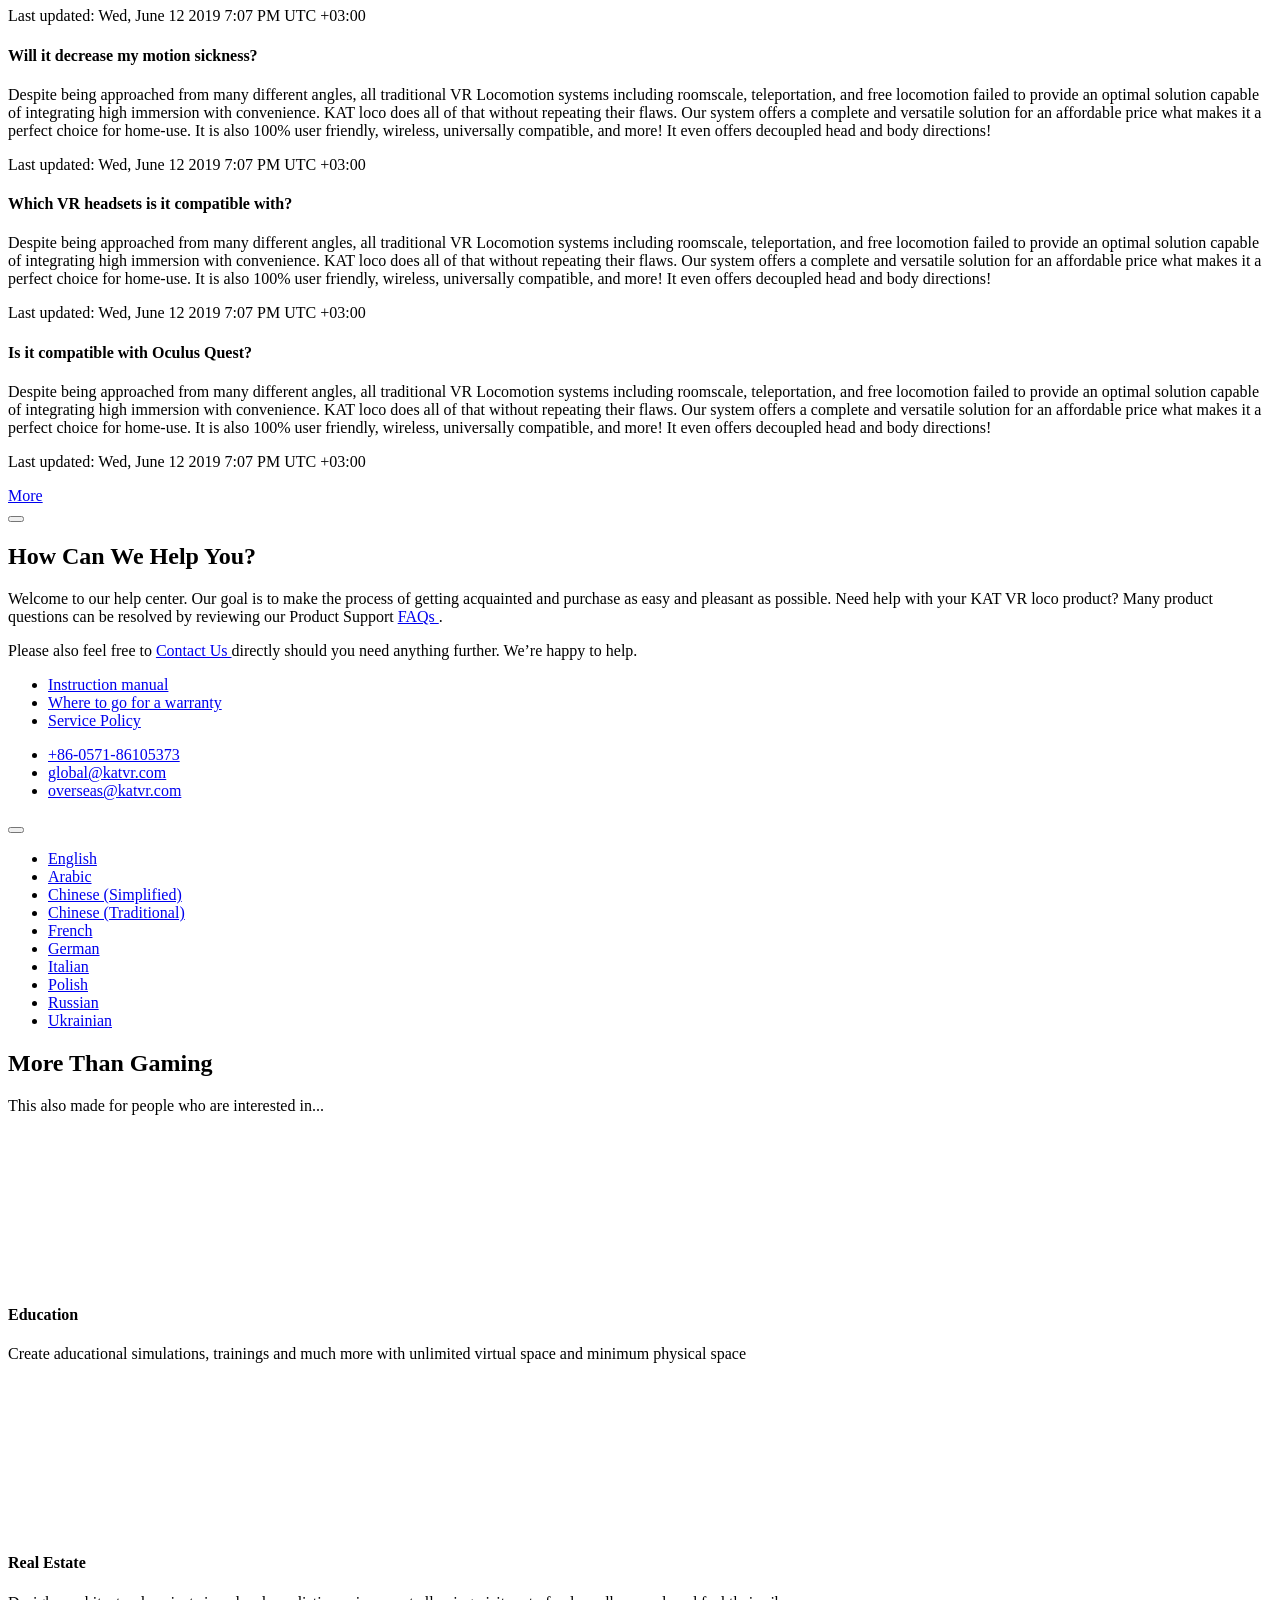
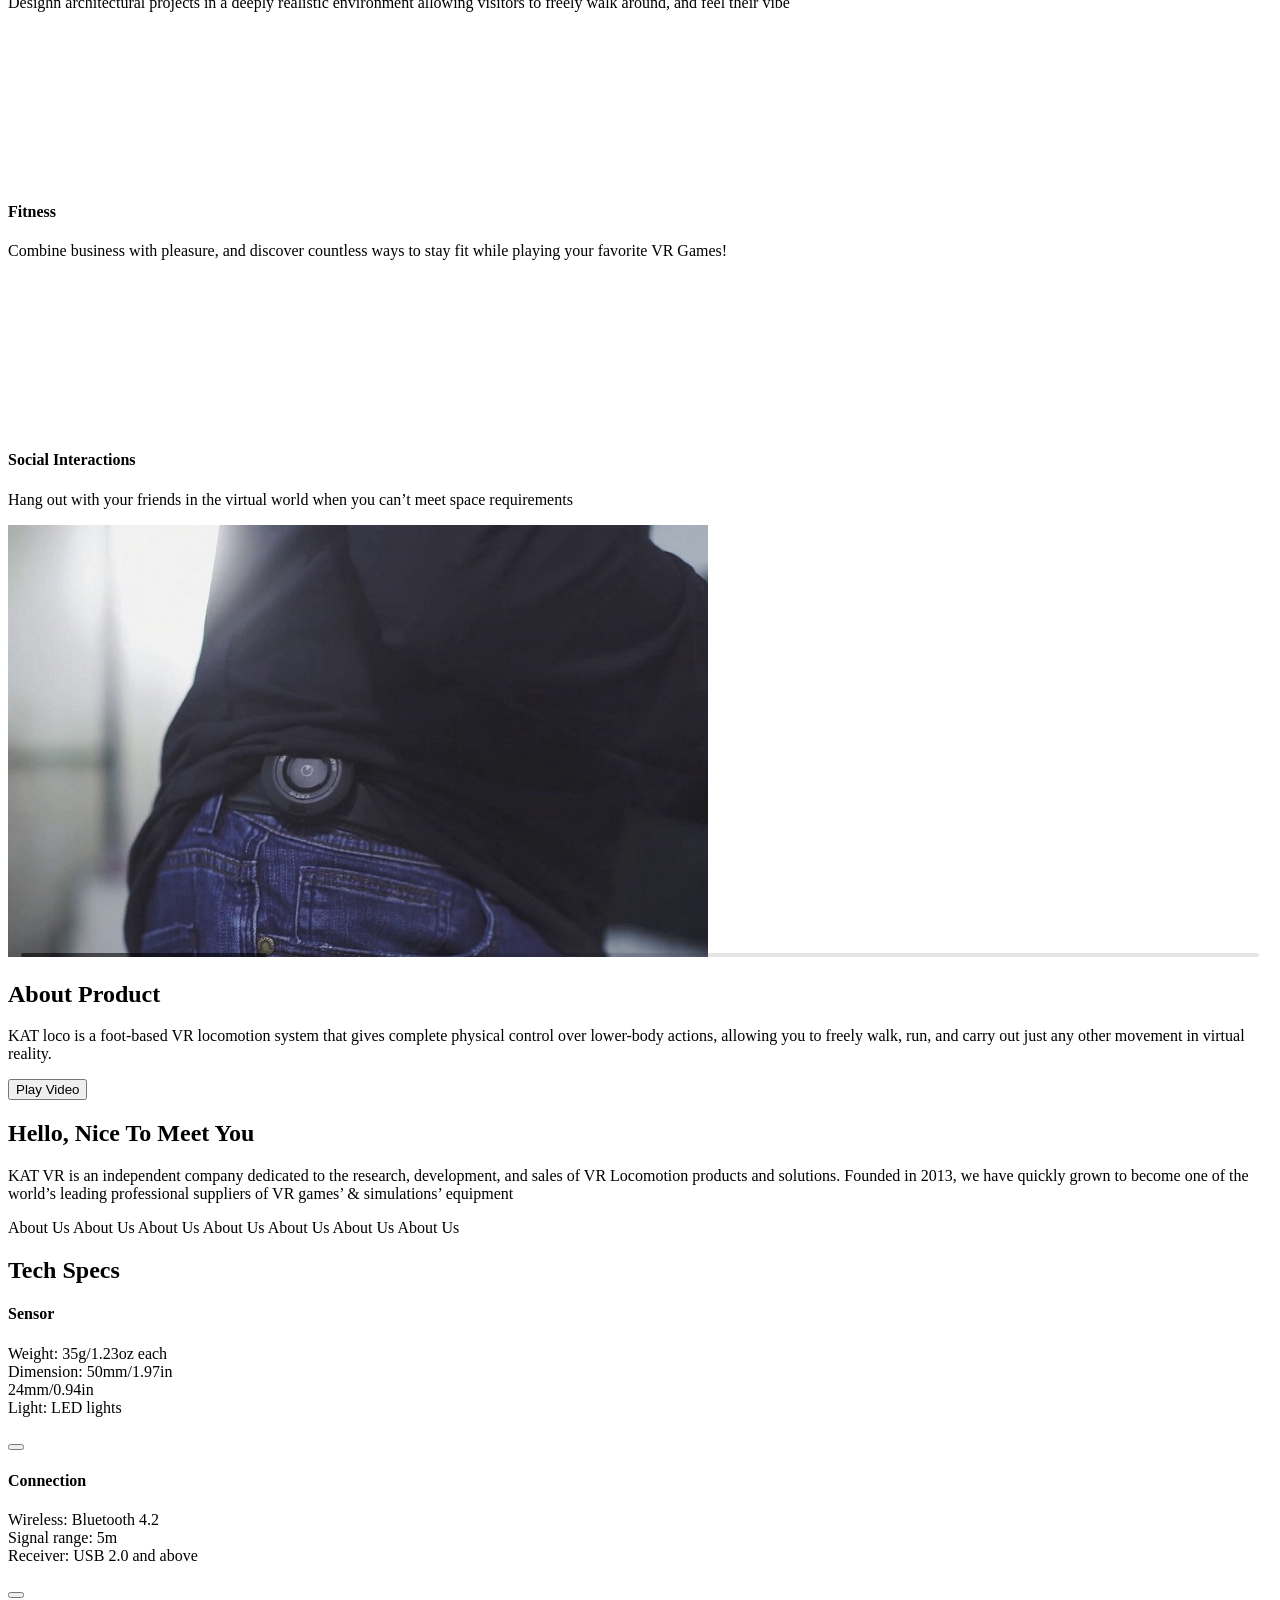
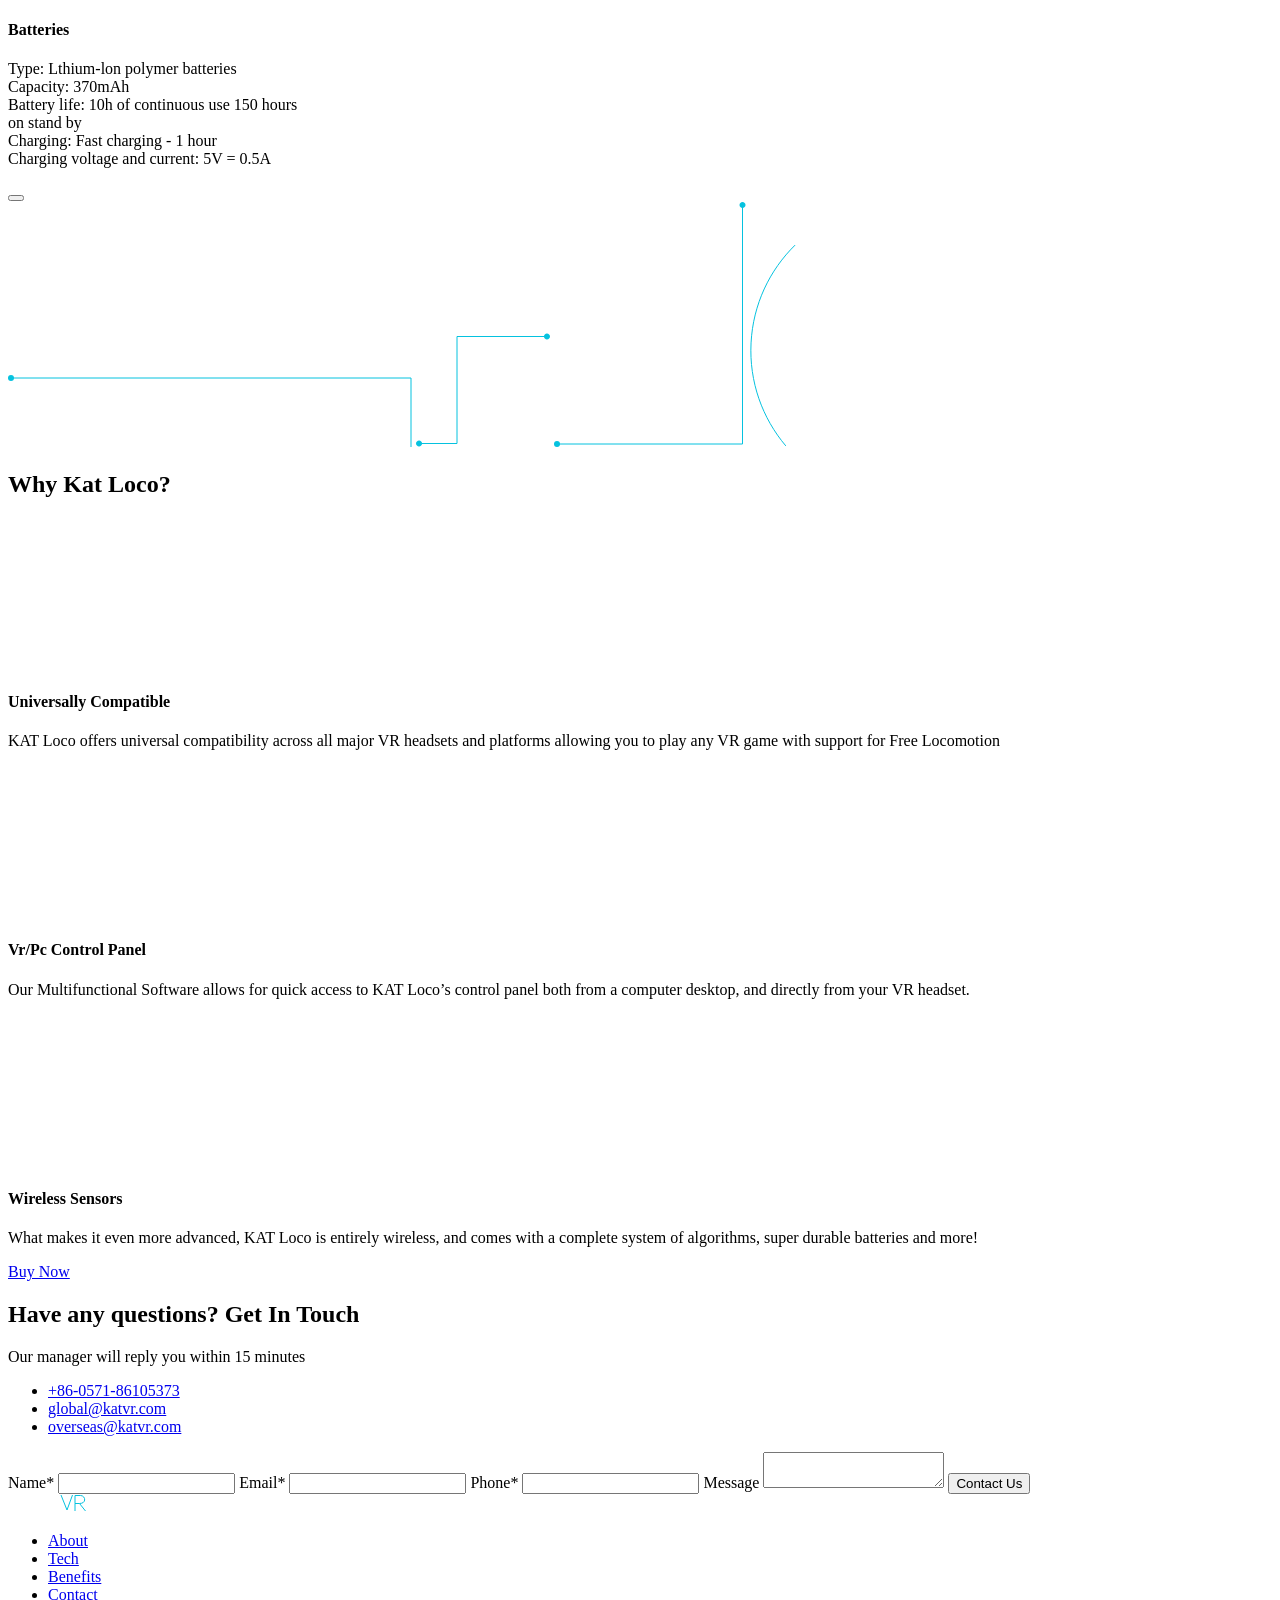
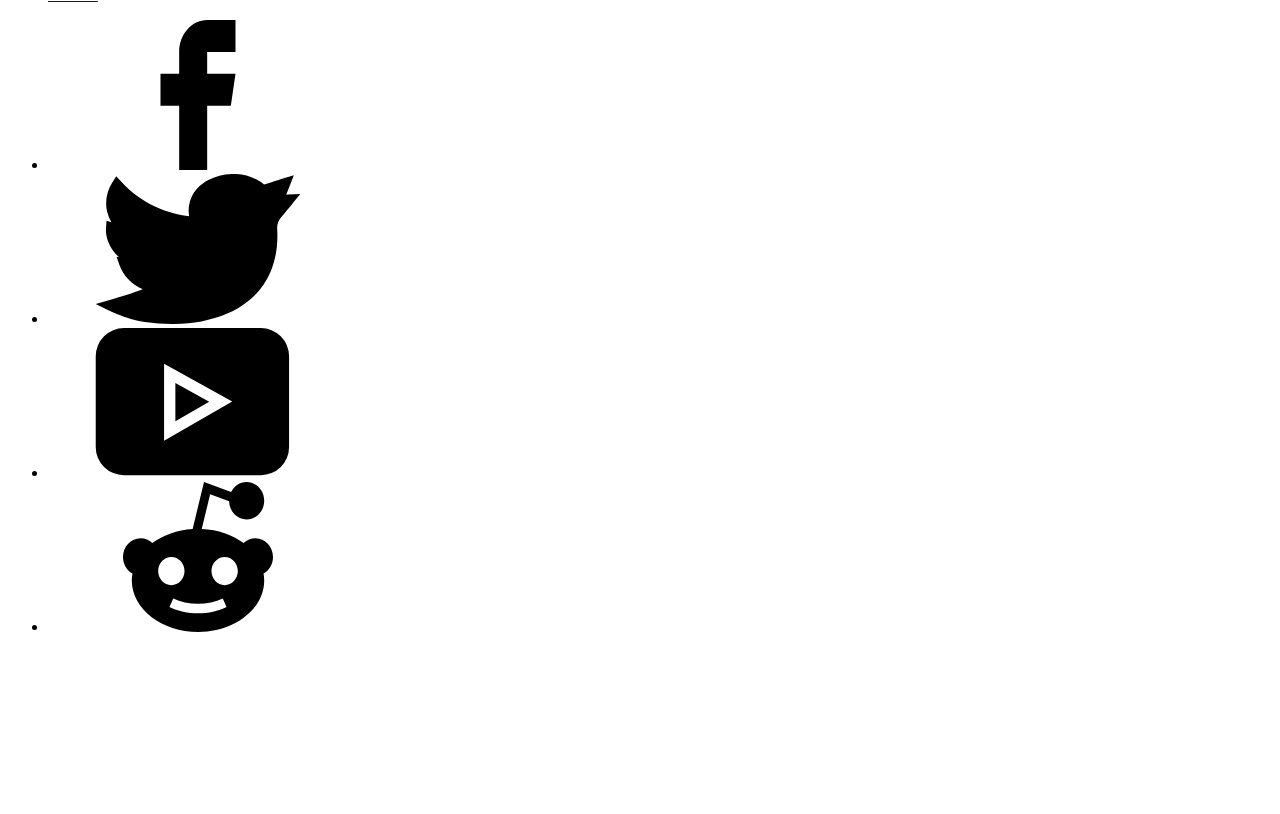
<file: src/index.html>
<!doctype html>
<html
  lang="en"
  class="page"
>
  <head>
    <meta charset="UTF-8" />
    <meta
      name="viewport"
      content="width=device-width, initial-scale=1.0"
    />
    <title>KatVR</title>
    <link
      rel="preconnect"
      href="https://fonts.googleapis.com"
    />
    <link
      rel="preconnect"
      href="https://fonts.gstatic.com"
      crossorigin="anonymous"
    />
    <link
      href="https://fonts.googleapis.com/css2?family=Inter:ital,opsz,wght@0,14..32,100..900;1,14..32,100..900&display=swap"
      rel="stylesheet"
    />
    <link
      rel="shortcut icon"
      href="./images/favicon.svg"
      type="image/x-icon"
    />
    <link
      rel="stylesheet"
      href="https://cdn.jsdelivr.net/npm/swiper@11/swiper-bundle.min.css"
    />
    <link
      rel="stylesheet"
      href="./styles/main.scss"
    />
  </head>
  <body class="page__body">
    <header class="header">
      <div class="container">
        <div class="top-bar">
          <a
            href="#"
            class="logo top-bar__logo"
          >
            <img
              src="./images/logo.svg"
              alt="logo"
              class="logo__img"
            />
          </a>
          <div class="top-bar__menu">
            <div class="top-bar__lang top-bar-lang__dropdown dropdown">
              <div class="dropdown__wrapper top-bar-lang__wrapper">
                <button class="dropdown__button top-bar-lang__button">
                  En
                </button>
                <ul class="dropdown__list top-bar-lang__list">
                  <li
                    class="dropdown__item top-bar-lang__item"
                    data-value="Ua"
                  >
                    Ua
                  </li>

                  <li
                    class="dropdown__item top-bar-lang__item"
                    data-value="En"
                  >
                    En
                  </li>

                  <li
                    class="dropdown__item top-bar-lang__item"
                    data-value="Pl"
                  >
                    Pl
                  </li>

                  <li
                    class="dropdown__item top-bar-lang__item"
                    data-value="It"
                  >
                    It
                  </li>

                  <li
                    class="dropdown__item top-bar-lang__item"
                    data-value="Ge"
                  >
                    Ge
                  </li>
                </ul>
                <input
                  type="text"
                  value="En"
                  name="top-bar-lang__input"
                  class="dropdown__input top-bar-lang__input"
                />
              </div>
            </div>
            <nav class="top-bar__nav nav">
              <ul class="top-bar__nav-list nav__list">
                <li class="top-bar__nav-item nav__item">
                  <a
                    href="#about"
                    class="top-bar__nav-link nav__link"
                  >
                    About
                  </a>
                </li>

                <li class="top-bar__nav-item nav__item">
                  <a
                    href="#tech"
                    class="top-bar__nav-link nav__link"
                  >
                    Tech
                  </a>
                </li>

                <li class="top-bar__nav-item nav__item">
                  <a
                    href="#benefits"
                    class="top-bar__nav-link nav__link"
                  >
                    Benefits
                  </a>
                </li>

                <li class="top-bar__nav-item nav__item">
                  <a
                    href="#contacts"
                    class="top-bar__nav-link nav__link"
                  >
                    Contact
                  </a>
                </li>
              </ul>
            </nav>
          </div>
          <a
            href="./order.html"
            class="top-bar__btn button"
            id="top-bar__btn"
          >
            Buy Now
          </a>
          <a
            href="#page__menu"
            class="top-bar__menu-btn"
          >
            <span class="top-bar__menu-btn-line"></span>
          </a>
        </div>
        <div class="header__top">
          <div class="header__content">
            <h1 class="header__title">The New Start Of</h1>
            <span class="header__title-span">VR Locomotion</span>
            <p class="header__description">
              Discover the most comprehensive VR Locomotion system, and unlock
              infinite motion in any games on any platforms!
            </p>
            <span class="header__price">1200$</span>
            <button class="header__video-btn video-btn open-video-btn">
              Play Video
            </button>
            <div
              id="my-modal"
              class="video"
            >
              <div class="video__content">
                <span
                  class="video__close-btn"
                  id="close-modal-btn"
                >
                  &times;
                </span>
                <iframe
                  id="youtube-video"
                  allowfullscreen
                ></iframe>
              </div>
            </div>
          </div>
          <div class="header-swiper">
            <div class="swiper-wrapper header-swiper__wrapper">
              <div class="swiper-slide header-swiper__slide">
                <img
                  class="header-swiper__img"
                  src="./images/3.png"
                  alt="slide img"
                />
              </div>

              <div class="swiper-slide header-swiper__slide">
                <img
                  class="header-swiper__img"
                  src="./images/3.png"
                  alt="slide img"
                />
              </div>

              <div class="swiper-slide header-swiper__slide">
                <img
                  class="header-swiper__img"
                  src="./images/3.png"
                  alt="slide img"
                />
              </div>

              <div class="swiper-slide header-swiper__slide">
                <img
                  class="header-swiper__img"
                  src="./images/3.png"
                  alt="slide img"
                />
              </div>

              <div class="swiper-slide header-swiper__slide">
                <img
                  class="header-swiper__img"
                  src="./images/3.png"
                  alt="slide img"
                />
              </div>
            </div>
          </div>
        </div>
        <div class="header__bottom">
          <button class="header__faq-btn">Faq</button>
          <button class="header__help-btn">Help</button>
          <a
            href="#actions"
            class="header__more-btn"
          >
            More
          </a>
          <div class="header__swiper-control header-swiper__control">
            <div class="header__previous-btn header-swiper__previous-btn"></div>
            <div class="header__next-btn header-swiper__next-btn"></div>
            <div class="header-swiper__scrollbar"></div>
          </div>
        </div>
      </div>
    </header>
    <aside
      class="page__menu menu"
      id="page__menu"
    >
      <div class="menu__content">
        <a
          href="#"
          class="menu__close-btn"
        ></a>
        <button class="menu__lang-btn">Language</button>
      </div>
    </aside>

    <aside
      class="faq page__faq"
      id="page__faq"
    >
      <button class="faq__close-btn"></button>
      <h2 class="faq__title">
        Frequently Asked
        <span class="faq__title-span">Questions</span>
      </h2>
      <div class="faq__item">
        <h4 class="faq__item-title">
          What makes KAT loco different from other systems?
        </h4>
        <div class="faq__item-content">
          <p class="faq__item-description">
            Despite being approached from many different angles, all traditional
            VR Locomotion systems including roomscale, teleportation, and free
            locomotion failed to provide an optimal solution capable of
            integrating high immersion with convenience. KAT loco does all of
            that without repeating their flaws. Our system offers a complete and
            versatile solution for an affordable price what makes it a perfect
            choice for home-use. It is also 100% user friendly, wireless,
            universally compatible, and more! It even offers decoupled head and
            body directions!
          </p>
          <p class="faq__item-time">
            Last updated: Wed, June 12 2019 7:07 PM UTC +03:00
          </p>
        </div>
      </div>

      <div class="faq__item">
        <h4 class="faq__item-title">Will it decrease my motion sickness?</h4>
        <div class="faq__item-content">
          <p class="faq__item-description">
            Despite being approached from many different angles, all traditional
            VR Locomotion systems including roomscale, teleportation, and free
            locomotion failed to provide an optimal solution capable of
            integrating high immersion with convenience. KAT loco does all of
            that without repeating their flaws. Our system offers a complete and
            versatile solution for an affordable price what makes it a perfect
            choice for home-use. It is also 100% user friendly, wireless,
            universally compatible, and more! It even offers decoupled head and
            body directions!
          </p>
          <p class="faq__item-time">
            Last updated: Wed, June 12 2019 7:07 PM UTC +03:00
          </p>
        </div>
      </div>

      <div class="faq__item">
        <h4 class="faq__item-title">
          Which VR headsets is it compatible with?
        </h4>
        <div class="faq__item-content">
          <p class="faq__item-description">
            Despite being approached from many different angles, all traditional
            VR Locomotion systems including roomscale, teleportation, and free
            locomotion failed to provide an optimal solution capable of
            integrating high immersion with convenience. KAT loco does all of
            that without repeating their flaws. Our system offers a complete and
            versatile solution for an affordable price what makes it a perfect
            choice for home-use. It is also 100% user friendly, wireless,
            universally compatible, and more! It even offers decoupled head and
            body directions!
          </p>
          <p class="faq__item-time">
            Last updated: Wed, June 12 2019 7:07 PM UTC +03:00
          </p>
        </div>
      </div>

      <div class="faq__item">
        <h4 class="faq__item-title">Is it compatible with Oculus Quest?</h4>
        <div class="faq__item-content">
          <p class="faq__item-description">
            Despite being approached from many different angles, all traditional
            VR Locomotion systems including roomscale, teleportation, and free
            locomotion failed to provide an optimal solution capable of
            integrating high immersion with convenience. KAT loco does all of
            that without repeating their flaws. Our system offers a complete and
            versatile solution for an affordable price what makes it a perfect
            choice for home-use. It is also 100% user friendly, wireless,
            universally compatible, and more! It even offers decoupled head and
            body directions!
          </p>
          <p class="faq__item-time">
            Last updated: Wed, June 12 2019 7:07 PM UTC +03:00
          </p>
        </div>
      </div>
      <a
        href="#"
        class="faq__more-btn"
      >
        More
      </a>
    </aside>

    <aside
      class="help page__help"
      id="page__help"
    >
      <button class="help__close-btn"></button>
      <h2 class="help__title">
        How Can We
        <span class="help__title-span">Help</span>
        You?
      </h2>
      <div class="help__description">
        <p class="help__text">
          Welcome to our help center. Our goal is to make the process of getting
          acquainted and purchase as easy and pleasant as possible. Need help
          with your KAT VR loco product? Many product questions can be resolved
          by reviewing our Product Support
          <a
            href="#faq"
            class="help__description-link"
          >
            FAQs
          </a>
          .
        </p>
        <p class="help__text">
          Please also feel free to
          <a
            href="#contacts"
            class="help__description-link"
          >
            Contact Us
          </a>
          directly should you need anything further. We’re happy to help.
        </p>
      </div>
      <ul class="help__list">
        <li class="help__item">
          <a
            href="#"
            class="help__link"
          >
            Instruction manual
          </a>
        </li>

        <li class="help__item">
          <a
            href="#"
            class="help__link"
          >
            Where to go for a warranty
          </a>
        </li>

        <li class="help__item">
          <a
            href="#"
            class="help__link"
          >
            Service Policy
          </a>
        </li>
      </ul>

      <ul class="help__contacts-list">
        <li class="help__contacts-item">
          <a
            href="tel:+86-0571-86105373"
            class="help__contacts-link"
          >
            +86-0571-86105373
          </a>
        </li>

        <li class="help__contacts-item">
          <a
            href="email:global@katvr.com"
            class="help__contacts-link"
          >
            global@katvr.com
          </a>
        </li>

        <li class="help__contacts-item">
          <a
            href="email:overseas@katvr.com"
            class="help__contacts-link"
          >
            overseas@katvr.com
          </a>
        </li>
      </ul>
    </aside>

    <aside class="lang page__lang">
      <button class="lang__close-btn"></button>
      <ul class="lang__list">
        <li class="lang__item">
          <a
            href="#"
            class="lang__link"
          >
            English
          </a>
        </li>

        <li class="lang__item">
          <a
            href="#"
            class="lang__link"
          >
            Arabic
          </a>
        </li>

        <li class="lang__item">
          <a
            href="#"
            class="lang__link"
          >
            Chinese (Simplified)
          </a>
        </li>

        <li class="lang__item">
          <a
            href="#"
            class="lang__link"
          >
            Chinese (Traditional)
          </a>
        </li>

        <li class="lang__item">
          <a
            href="#"
            class="lang__link"
          >
            French
          </a>
        </li>

        <li class="lang__item">
          <a
            href="#"
            class="lang__link"
          >
            German
          </a>
        </li>

        <li class="lang__item">
          <a
            href="#"
            class="lang__link"
          >
            Italian
          </a>
        </li>

        <li class="lang__item">
          <a
            href="#"
            class="lang__link"
          >
            Polish
          </a>
        </li>

        <li class="lang__item">
          <a
            href="#"
            class="lang__link"
          >
            Russian
          </a>
        </li>

        <li class="lang__item">
          <a
            href="#"
            class="lang__link"
          >
            Ukrainian
          </a>
        </li>
      </ul>
    </aside>
    <main class="main">
      <section
        class="actions"
        id="actions"
      >
        <div class="container">
          <h2 class="actions__title">
            More Than
            <span class="actions__span">Gaming</span>
          </h2>
          <p class="actions__text">
            This also made for people who are interested in...
          </p>
          <div class="actions__content">
            <article class="actions__item">
              <div>
                <svg class="actions__item-img">
                  <use href="#hat-icon"></use>
                </svg>
              </div>
              <h4 class="actions__item-title">Education</h4>
              <p class="actions__item-text">
                Create aducational simulations, trainings and much more with unlimited virtual space and minimum physical space
              </p>
            </article>

            <article class="actions__item">
              <div>
                <svg class="actions__item-img">
                  <use href="#buildings-icon"></use>
                </svg>
              </div>
              <h4 class="actions__item-title">Real Estate</h4>
              <p class="actions__item-text">
                Desighn architectural projects in a deeply realistic environment allowing visitors to freely walk around, and feel their vibe
              </p>
            </article>

            <article class="actions__item">
              <div>
                <svg class="actions__item-img">
                  <use href="#sport-icon"></use>
                </svg>
              </div>
              <h4 class="actions__item-title">Fitness</h4>
              <p class="actions__item-text">
                Combine business with pleasure, and discover countless ways to stay fit while playing your favorite VR Games!
              </p>
            </article>

            <article class="actions__item">
              <div>
                <svg class="actions__item-img">
                  <use href="#network-icon"></use>
                </svg>
              </div>
              <h4 class="actions__item-title">Social Interactions</h4>
              <p class="actions__item-text">
                Hang out with your friends in the virtual world when you can’t meet space requirements
              </p>
            </article>
          </div>
        </div>
      </section>

      <section
        class="about"
        id="about"
      >
        <div class="container">
          <div class="about-product">
            <div class="about-product__swiper-wrapper">
              <div class="about-product__swiper swiper">
                <div class="swiper-wrapper swiper__wrapper">
                  <div class="swiper-slide swiper__slide">
                    <img
                      src="./images/about/img.png"
                      alt="slide"
                      class="swiper__img"
                    />
                  </div>

                  <div class="swiper-slide swiper__slide">
                    <img
                      src="./images/about/img.png"
                      alt="slide"
                      class="swiper__img"
                    />
                  </div>

                  <div class="swiper-slide swiper__slide">
                    <img
                      src="./images/about/img.png"
                      alt="slide"
                      class="swiper__img"
                    />
                  </div>

                  <div class="swiper-slide swiper__slide">
                    <img
                      src="./images/about/img.png"
                      alt="slide"
                      class="swiper__img"
                    />
                  </div>

                  <div class="swiper-slide swiper__slide">
                    <img
                      src="./images/about/img.png"
                      alt="slide"
                      class="swiper__img"
                    />
                  </div>
                </div>
                <div class="swiper-button--prev swiper__button-prev"></div>
                <div class="swiper-button--next swiper__button-next"></div>
                <div class="swiper-scrollbar swiper__scrollbar"></div>
              </div>
              <div class="swiper-pagination swiper__pagination"></div>
            </div>
            <div class="about-product__content">
              <h2 class="about-product__title">
                About
                <span class="about-product__span">Product</span>
              </h2>
              <p class="about-product__description">
                KAT loco is a foot-based VR locomotion system that gives
                complete physical control over lower-body actions, allowing you
                to freely walk, run, and carry out just any other movement in
                virtual reality.
              </p>
              <button class="about-product__btn video-btn open-video-btn">
                Play Video
              </button>
            </div>
          </div>
          <div class="about-us">
            <div class="about-us__content">
              <h2 class="about-us__title">
                <span class="about-us__subtitle">Hello,</span>
                Nice To Meet
                <span class="about-us__title-span">You</span>
              </h2>
              <p class="about-us__description">
                KAT VR is an independent company dedicated to the research,
                development, and sales of VR Locomotion products and solutions.
                Founded in 2013, we have quickly grown to become one of the
                world’s leading professional suppliers of VR games’ &
                simulations’ equipment
              </p>
            </div>
            <div class="about-us__text">
              <span class="about-us__item">About Us</span>

              <span class="about-us__item">About Us</span>

              <span class="about-us__item">About Us</span>

              <span class="about-us__item">About Us</span>

              <span class="about-us__item">About Us</span>

              <span class="about-us__item">About Us</span>

              <span class="about-us__item">About Us</span>
            </div>
          </div>
        </div>
      </section>

      <section
        class="tech"
        id="tech"
      >
        <div class="container">
          <h2 class="tech__title">
            Tech
            <span class="tech__title-span">Specs</span>
          </h2>
          <div class="tech__wrapper">
            <div class="tech__content">
              <div class="tech__item tech__item--sensor">
                <article class="tech__item-content tech__item-content--sensor">
                  <h4 class="tech__item-title">Sensor</h4>
                  <p class="tech__item-description">
                    Weight: 35g/1.23oz each
                    <br />
                    Dimension: 50mm/1.97in
                    <br />
                    24mm/0.94in
                    <br />
                    Light: LED lights
                    <br />
                  </p>
                </article>
                <button
                  type="button"
                  class="tech__item-btn"
                ></button>
              </div>

              <div class="tech__item tech__item--connection">
                <article
                  class="tech__item-content tech__item-content--connection"
                >
                  <h4 class="tech__item-title">Connection</h4>
                  <p class="tech__item-description">
                    Wireless: Bluetooth 4.2
                    <br />
                    Signal range: 5m
                    <br />
                    Receiver: USB 2.0 and above
                  </p>
                </article>
                <button
                  type="button"
                  class="tech__item-btn"
                ></button>
              </div>

              <div class="tech__item tech__item--batteries">
                <article
                  class="tech__item-content tech__item-content--batteries"
                >
                  <h4 class="tech__item-title">Batteries</h4>
                  <p class="tech__item-description">
                    Type: Lthium-lon polymer batteries
                    <br />
                    Capacity: 370mAh
                    <br />
                    Battery life: 10h of continuous use 150 hours
                    <br />
                    on stand by
                    <br />
                    Charging: Fast charging - 1 hour
                    <br />
                    Charging voltage and current: 5V = 0.5A
                  </p>
                </article>
                <button
                  type="button"
                  class="tech__item-btn"
                ></button>
              </div>
              <picture class="tech__lines tech__lines--sensor">
                <source
                  media="(min-width: 1920px)"
                  srcset="./images/tech/img-line-1-large.svg"
                />
                <img
                  src="./images/tech/img-line-1-small.svg"
                  alt="line"
                  class="tech__img"
                />
              </picture>

              <picture class="tech__lines tech__lines--connection">
                <source
                  media="(min-width: 1920px)"
                  srcset="./images/tech/img-line-2-large.svg"
                />
                <img
                  src="./images/tech/img-line-2-small.svg"
                  alt="line"
                  class="tech__img"
                />
              </picture>

              <picture class="tech__lines tech__lines--batteries">
                <source
                  media="(min-width: 1920px)"
                  srcset="./images/tech/img-line-3-large.svg"
                />
                <img
                  src="./images/tech/img-line-3-small.svg"
                  alt="line"
                  class="tech__img"
                />
              </picture>
              <img
                src="./images/tech/ellipse.svg"
                alt="ellipse"
                class="tech__ellipse-img"
              />
            </div>
          </div>
        </div>
      </section>

      <section
        class="benefits"
        id="benefits"
      >
        <div class="container">
          <h2 class="benefits__title">
            Why
            <span class="benefits__title-span">Kat Loco?</span>
          </h2>
          <div class="benefits__content">
            <article class="benefits__item">
              <div>
                <svg class="benefits__item-img">
                  <use href="#square-icon"></use>
                </svg>
              </div>
              <h4 class="benefits__item-title">Universally Compatible</h4>
              <p class="benefits__item-text">
                KAT Loco offers universal compatibility across all major VR headsets and platforms allowing you to play any VR game with support for Free Locomotion
              </p>
            </article>

            <article class="benefits__item">
              <div>
                <svg class="benefits__item-img">
                  <use href="#vr-icon"></use>
                </svg>
              </div>
              <h4 class="benefits__item-title">Vr/Pc Control Panel</h4>
              <p class="benefits__item-text">
                Our Multifunctional Software allows for quick access to KAT Loco’s control panel both from a computer desktop, and directly from your VR headset.
              </p>
            </article>

            <article class="benefits__item">
              <div>
                <svg class="benefits__item-img">
                  <use href="#wifi-icon"></use>
                </svg>
              </div>
              <h4 class="benefits__item-title">Wireless Sensors</h4>
              <p class="benefits__item-text">
                What makes it even more advanced, KAT Loco is entirely wireless, and comes with a complete system of algorithms, super durable batteries and more!
              </p>
            </article>
          </div>
          <a
            href="./order.html"
            class="benefits__btn button"
          >
            Buy Now
          </a>
        </div>
      </section>

      <section
        class="contacts"
        id="contacts"
      >
        <div class="container">
          <div class="contacts__content">
            <div class="contacts__wrapper">
              <h2 class="contacts__title">
                <span class="contacts__subtitle">Have any questions?</span>
                Get In
                <span class="contacts__title-span">Touch</span>
              </h2>
              <p class="contacts__text">
                Our manager will reply you within 15 minutes
              </p>
              <ul class="contacts__list">
                <li class="contacts__item">
                  <a
                    href="tel:+86-0571-86105373"
                    class="contacts__link"
                  >
                    +86-0571-86105373
                  </a>
                </li>

                <li class="contacts__item">
                  <a
                    href="email:global@katvr.com"
                    class="contacts__link"
                  >
                    global@katvr.com
                  </a>
                </li>

                <li class="contacts__item">
                  <a
                    href="email:overseas@katvr.com"
                    class="contacts__link"
                  >
                    overseas@katvr.com
                  </a>
                </li>
              </ul>
            </div>
            <form
              class="contacts__form form"
              action="#"
              onsubmit="this.reset(); window.scrollTo({ top: 0, behavior: 'smooth' }); return false;"
            >
              <label
                for="name"
                class="form__label"
              >
                Name*
                <input
                  type="text"
                  id="name"
                  name="name"
                  class="form__input"
                  required
                />
              </label>

              <label
                for="email"
                class="form__label"
              >
                Email*
                <input
                  type="email"
                  id="email"
                  name="email"
                  class="form__input"
                  required
                />
              </label>

              <label
                for="tel"
                class="form__label"
              >
                Phone*
                <input
                  type="tel"
                  id="tel"
                  name="phone"
                  class="form__input"
                  pattern="[0-9]{10,15}"
                  inputmode="numeric"
                  maxlength="15"
                  required
                />
              </label>

              <label
                for="message"
                class="form__label"
              >
                Message
                <textarea
                  name="message"
                  id="message"
                  class="form__input form__textarea"
                ></textarea>
              </label>
              <button
                class="form__btn button"
                type="submit"
              >
                Contact Us
              </button>
            </form>
            <a
              href="#"
              class="contacts__up-btn"
            ></a>
          </div>
        </div>
      </section>
    </main>
    <footer class="footer">
      <div class="container">
        <div class="footer__content">
          <a
            href="#"
            class="logo footer__logo"
          >
            <img
              src="./images/logo.svg"
              alt="logo"
              class="logo__img"
            />
          </a>
          <nav class="footer-nav nav">
            <ul class="footer-nav__list nav__list">
              <li class="footer-nav__item nav__item">
                <a
                  href="#about"
                  class="nav__link"
                >
                  About
                </a>
              </li>

              <li class="footer-nav__item nav__item">
                <a
                  href="#tech"
                  class="nav__link"
                >
                  Tech
                </a>
              </li>

              <li class="footer-nav__item nav__item">
                <a
                  href="#benefits"
                  class="nav__link"
                >
                  Benefits
                </a>
              </li>

              <li class="footer-nav__item nav__item">
                <a
                  href="#contacts"
                  class="nav__link"
                >
                  Contact
                </a>
              </li>
            </ul>
          </nav>
          <ul class="footer__contacts"></ul>
          <ul class="footer__social-list">
            <li class="footer__social-item">
              <a
                href="https://facebook.com"
                class="footer__social-link"
                target="_blank"
              >
                <svg class="footer__social-img">
                  <use href="#facebook-icon"></use>
                </svg>
              </a>
            </li>

            <li class="footer__social-item">
              <a
                href="https://x.com"
                class="footer__social-link"
                target="_blank"
              >
                <svg class="footer__social-img">
                  <use href="#twitter-icon"></use>
                </svg>
              </a>
            </li>

            <li class="footer__social-item">
              <a
                href="https://youtube.com"
                class="footer__social-link"
                target="_blank"
              >
                <svg class="footer__social-img">
                  <use href="#youtube-icon"></use>
                </svg>
              </a>
            </li>

            <li class="footer__social-item">
              <a
                href="https://reddit.com"
                class="footer__social-link"
                target="_blank"
              >
                <svg class="footer__social-img">
                  <use href="#reddit-icon"></use>
                </svg>
              </a>
            </li>
          </ul>
        </div>
      </div>
    </footer>
    <script src="https://cdn.jsdelivr.net/npm/swiper@11/swiper-bundle.min.js"></script>
    <script src="./scripts/main.js"></script>
    <svg
      class="page__svg"
      xmlns="http://www.w3.org/2000/svg"
      xmlns-xlink="http://www.w3.org/1999/xlink"
    >
      <symbol
        fill="none"
        viewBox="0 0 84 84"
        id="buildings-icon"
        xmlns="http://www.w3.org/2000/svg"
      >
        <g clip-path="url(#aa)">
          <path
            d="M35.669.5c.506 0 .915.41.915.916v4.747h6.636c.505 0 .915.41.915.916v6.635h3.832V7.079c0-.506.41-.916.915-.916H75.31c.505 0 .915.41.915.916v73.59H24.37v-1.86a1.916 1.916 0 0 0-3.832 0v1.86H8.967l-.64-.001V27.843c0-.506.41-.916.915-.916H21.54V14.629c0-.506.41-.915.915-.915h4.747V7.079c0-.506.41-.916.916-.916h6.635V1.416c0-.506.41-.916.916-.916ZM43 77.5V51.073M49 77.427V51M55 77.427V51"
            stroke-linecap="round"
          />
          <path
            d="M56.157 13.464c.644 0 1.166.522 1.166 1.166v1.888a1.165 1.165 0 0 1-2.331 0V14.63l.005-.12a1.166 1.166 0 0 1 1.16-1.046ZM61.82 13.464c.644 0 1.166.522 1.166 1.166v1.888a1.165 1.165 0 0 1-2.331 0V14.63l.006-.12a1.166 1.166 0 0 1 1.16-1.046ZM67.484 13.464c.644 0 1.165.522 1.165 1.166v1.888a1.165 1.165 0 0 1-2.331 0V14.63l.006-.12a1.166 1.166 0 0 1 1.16-1.046ZM56.157 22.901c.644 0 1.166.523 1.166 1.166v1.888a1.165 1.165 0 1 1-2.331 0v-1.888c0-.644.522-1.166 1.166-1.166ZM61.82 22.901c.644 0 1.166.523 1.166 1.166v1.888a1.165 1.165 0 1 1-2.331 0v-1.888c0-.644.522-1.166 1.166-1.166ZM67.484 22.901c.644 0 1.165.523 1.165 1.166v1.888a1.165 1.165 0 1 1-2.331 0v-1.888c0-.644.522-1.166 1.166-1.166ZM56.157 32.34c.644 0 1.166.522 1.166 1.166v1.888a1.165 1.165 0 1 1-2.331 0v-1.888c0-.644.522-1.166 1.166-1.166ZM61.82 32.34c.644 0 1.166.522 1.166 1.166v1.888a1.165 1.165 0 1 1-2.331 0v-1.888c0-.644.522-1.166 1.166-1.166ZM67.484 32.34c.644 0 1.165.522 1.165 1.166v1.888a1.165 1.165 0 1 1-2.331 0v-1.888c0-.644.522-1.166 1.166-1.166ZM16.517 36.115c.644 0 1.165.522 1.165 1.166v1.888a1.165 1.165 0 1 1-2.33 0V37.28c0-.644.521-1.166 1.165-1.166ZM22.18 36.115c.644 0 1.165.522 1.165 1.166v1.888a1.165 1.165 0 1 1-2.33 0V37.28c0-.644.522-1.166 1.165-1.166ZM27.843 36.115c.644 0 1.165.522 1.165 1.166v1.888a1.165 1.165 0 1 1-2.331 0V37.28c0-.644.522-1.166 1.166-1.166ZM16.517 45.554c.644 0 1.165.522 1.165 1.166v1.887a1.165 1.165 0 1 1-2.33 0V46.72c0-.644.521-1.166 1.165-1.166ZM22.18 45.554c.644 0 1.165.522 1.165 1.166v1.887a1.165 1.165 0 1 1-2.33 0V46.72c0-.644.522-1.166 1.165-1.166ZM27.843 45.554c.644 0 1.165.522 1.165 1.166v1.887a1.165 1.165 0 1 1-2.331 0V46.72c0-.644.522-1.166 1.166-1.166ZM16.517 54.991c.644 0 1.165.522 1.165 1.166v1.888a1.165 1.165 0 1 1-2.33 0v-1.888c0-.644.521-1.166 1.165-1.166ZM22.18 54.991c.644 0 1.165.522 1.165 1.166v1.888a1.165 1.165 0 1 1-2.33 0v-1.888c0-.644.522-1.166 1.165-1.166ZM27.843 54.991c.644 0 1.165.522 1.165 1.166v1.888a1.165 1.165 0 1 1-2.331 0v-1.888c0-.644.522-1.166 1.166-1.166ZM16.517 64.43c.644 0 1.165.522 1.165 1.166v1.887a1.165 1.165 0 1 1-2.33 0v-1.887c0-.644.521-1.166 1.165-1.166ZM22.18 64.43c.644 0 1.165.522 1.165 1.166v1.887a1.165 1.165 0 1 1-2.33 0v-1.887c0-.644.522-1.166 1.165-1.166ZM27.843 64.43c.644 0 1.165.522 1.165 1.166v1.887a1.165 1.165 0 1 1-2.331 0v-1.887c0-.644.522-1.166 1.166-1.166ZM67.484 41.778c.644 0 1.165.523 1.165 1.166v1.888a1.165 1.165 0 1 1-2.331 0v-1.888c0-.644.522-1.166 1.166-1.166ZM67.484 51.217c.644 0 1.165.522 1.165 1.166v1.887a1.165 1.165 0 1 1-2.331 0v-1.887c0-.644.522-1.166 1.166-1.166ZM67.484 60.654c.644 0 1.165.522 1.165 1.166v1.888a1.165 1.165 0 1 1-2.331 0V61.82c0-.644.522-1.166 1.166-1.166ZM67.484 70.093c.644 0 1.165.522 1.165 1.166v1.888a1.165 1.165 0 1 1-2.331 0v-1.888c0-.644.522-1.166 1.166-1.166Z"
            stroke-width=".5"
            stroke-linecap="round"
          />
          <path
            d="M41.326 20H30"
            stroke-linecap="round"
          />
          <path
            fill-rule="evenodd"
            clip-rule="evenodd"
            d="M56 42a1 1 0 0 0-1 1v1h2v-1a1 1 0 0 0-1-1ZM62 42a1 1 0 0 0-1 1v1h2v-1a1 1 0 0 0-1-1Z"
          />
        </g>
        <defs>
          <clippath id="aa"><path d="M0 0h84v84H0z" /></clippath>
        </defs>
      </symbol>
      <symbol
        viewBox="0 0 6 12"
        id="facebook-icon"
        xmlns="http://www.w3.org/2000/svg"
      >
        <path
          d="M1.494 6.853V12h2.24V6.853h1.893L6 4.293H3.734V2.56H6V0H3.734C2.5 0 1.494 1.148 1.494 2.56v1.734H0v2.56h1.494Z"
        />
      </symbol>
      <symbol
        fill="none"
        viewBox="0 0 98 81"
        id="hat-icon"
        xmlns="http://www.w3.org/2000/svg"
      >
        <g
          clip-path="url(#ca)"
          stroke-miterlimit="10"
        >
          <path
            d="M62.238 5.253 49.2.107.276 19.026 49 41.5l48.725-22.482L64.888 6.432"
          />
          <path d="m47.955 15.935 26.542 12.163v43.83M16 26v14" />
          <path
            d="M16.08 43.15v13.645s31.502 27.182 65.66 0V26.31M74.497 80.9c2.45 0 4.438-1.996 4.438-4.459 0-2.462-1.987-4.459-4.438-4.459-2.451 0-4.438 1.997-4.438 4.46 0 2.462 1.987 4.458 4.438 4.458Z"
          />
        </g>
        <defs>
          <clippath id="ca"><path d="M0 0h98v81H0z" /></clippath>
        </defs>
      </symbol>
      <symbol
        fill="none"
        viewBox="0 0 83 83"
        id="network-icon"
        xmlns="http://www.w3.org/2000/svg"
      >
        <g clip-path="url(#da)">
          <path
            d="M77.467 17.1a5.039 5.039 0 0 1 5.033 5.033 5.039 5.039 0 0 1-5.033 5.033 5.039 5.039 0 0 1-5.033-5.033 5.039 5.039 0 0 1 5.033-5.033ZM5.533 62.75a5.039 5.039 0 0 1 5.033 5.033 5.039 5.039 0 0 1-5.033 5.033A5.039 5.039 0 0 1 .5 67.783a5.039 5.039 0 0 1 5.033-5.033ZM73.978 18.044 63.152 12.63M62.25 72.434a5.039 5.039 0 0 1 5.033 5.033A5.039 5.039 0 0 1 62.25 82.5a5.039 5.039 0 0 1-5.033-5.033 5.039 5.039 0 0 1 5.033-5.033ZM58.486 73.605l-10.13-5.4M41.5 37.85a5.039 5.039 0 0 1 5.033 5.033 5.039 5.039 0 0 1-5.033 5.033 5.039 5.039 0 0 1-5.033-5.033A5.039 5.039 0 0 1 41.5 37.85ZM38.252 38.613l-7.939-6.135M66.4 36.467c8.114 0 14.717 6.603 14.717 14.717 0 8.113-6.603 14.716-14.717 14.716s-14.717-6.603-14.717-14.716c0-8.114 6.603-14.717 14.717-14.717Z"
          />
          <path
            d="M66.4 42a5.039 5.039 0 0 1 5.033 5.033 5.039 5.039 0 0 1-5.033 5.033 5.039 5.039 0 0 1-5.033-5.033A5.039 5.039 0 0 1 66.4 42ZM62.387 55.833h8.026c2.1 0 3.786 1.66 3.786 3.672v3.646a.882.882 0 0 1-.44.764 14.716 14.716 0 0 1-7.36 1.984c-2.57 0-5.116-.686-7.359-1.984a.884.884 0 0 1-.44-.765v-3.646c0-2.01 1.686-3.671 3.787-3.671ZM33.2 53.066c8.114 0 14.717 6.603 14.717 14.717S41.314 82.5 33.2 82.5c-8.113 0-14.716-6.603-14.716-14.717S25.087 53.066 33.2 53.066Z"
          />
          <path
            d="M33.2 58.6a5.039 5.039 0 0 1 5.033 5.033 5.039 5.039 0 0 1-5.033 5.033 5.039 5.039 0 0 1-5.033-5.033A5.039 5.039 0 0 1 33.2 58.6ZM29.187 72.434h8.027c2.1 0 3.786 1.66 3.786 3.672v3.646a.882.882 0 0 1-.44.764A14.715 14.715 0 0 1 33.2 82.5c-2.572 0-5.116-.686-7.36-1.984a.884.884 0 0 1-.44-.765v-3.647l.005-.187c.101-1.925 1.747-3.483 3.782-3.483ZM15.217 18.483c8.113 0 14.716 6.603 14.717 14.717 0 8.114-6.603 14.717-14.717 14.717S.5 41.314.5 33.2s6.603-14.717 14.717-14.717Z"
          />
          <path
            d="M15.217 24.017a5.039 5.039 0 0 1 5.033 5.033 5.039 5.039 0 0 1-5.033 5.033 5.039 5.039 0 0 1-5.033-5.033 5.039 5.039 0 0 1 5.033-5.033ZM11.204 37.85h8.026c2.1 0 3.786 1.66 3.786 3.672v3.646a.882.882 0 0 1-.44.764 14.715 14.715 0 0 1-7.36 1.984c-2.571 0-5.116-.686-7.359-1.984a.884.884 0 0 1-.44-.765V41.52l.004-.187c.101-1.925 1.747-3.483 3.783-3.483ZM48.417.5c8.114 0 14.717 6.603 14.717 14.717S56.53 29.933 48.417 29.934c-8.114 0-14.717-6.603-14.717-14.717S40.303.5 48.417.5Z"
          />
          <path
            d="M48.416 6.033a5.039 5.039 0 0 1 5.034 5.033 5.039 5.039 0 0 1-5.034 5.034 5.039 5.039 0 0 1-5.033-5.034 5.039 5.039 0 0 1 5.033-5.033ZM44.404 19.867h8.026c2.1 0 3.786 1.66 3.786 3.672v3.646a.882.882 0 0 1-.44.764 14.715 14.715 0 0 1-7.36 1.985c-2.571 0-5.116-.687-7.359-1.985a.884.884 0 0 1-.44-.764v-3.647c0-2.01 1.686-3.67 3.787-3.67ZM33.404 14.435l-8.865 7.217M65.678 36.087l-7.217-9.743M52.114 56.296l-5.562 4.33M18.344 67.482h-7.518M15.216.5a5.039 5.039 0 0 1 5.034 5.033 5.039 5.039 0 0 1-5.034 5.033 5.039 5.039 0 0 1-5.033-5.033A5.039 5.039 0 0 1 15.216.5ZM14.074 10.826v7.218"
          />
        </g>
        <defs>
          <clippath id="da"><path d="M0 0h83v83H0z" /></clippath>
        </defs>
      </symbol>
      <symbol
        viewBox="0 0 14 14"
        id="reddit-icon"
        xmlns="http://www.w3.org/2000/svg"
      >
        <path
          d="M.882 8.546c-.036.21-.062.423-.062.642C.82 11.84 3.635 14 7.027 14c3.393 0 6.153-2.159 6.153-4.813 0-.218-.025-.43-.062-.641C13.65 8.25 14 7.666 14 7c0-.965-.736-1.75-1.64-1.75-.414 0-.803.165-1.1.454-1.031-.767-2.4-1.255-3.912-1.316l.785-3.248 1.77.66c.026.942.748 1.7 1.636 1.7.905 0 1.64-.785 1.64-1.75S12.445 0 11.54 0c-.63 0-1.173.386-1.448.944L7.562 0 6.499 4.396c-1.43.096-2.775.576-3.759 1.308a1.577 1.577 0 0 0-1.1-.454C.737 5.25 0 6.035 0 7c0 .666.35 1.25.882 1.546ZM9.488 7c.679 0 1.23.589 1.23 1.313 0 .723-.551 1.312-1.23 1.312-.678 0-1.23-.589-1.23-1.313C8.258 7.59 8.81 7 9.488 7Zm-.175 3.865.35.79c-.77.39-1.68.595-2.636.595-.955 0-1.92-.206-2.69-.595l.35-.79c1.322.667 3.304.667 4.626 0ZM4.512 7c.678 0 1.23.589 1.23 1.313 0 .723-.552 1.312-1.23 1.312-.679 0-1.23-.589-1.23-1.313C3.281 7.59 3.832 7 4.511 7Z"
        />
      </symbol>
      <symbol
        fill="none"
        viewBox="0 0 115 85"
        id="sport-icon"
        xmlns="http://www.w3.org/2000/svg"
      >
        <path
          d="M50.405 18.644a22.581 22.581 0 0 1 4.32 13.336c0 12.542-10.204 22.745-22.745 22.745-12.542 0-22.745-10.203-22.745-22.745 0-12.541 10.203-22.745 22.745-22.745a22.58 22.58 0 0 1 13.317 4.307"
          stroke-width="1.007"
          stroke-linejoin="round"
        />
        <path
          d="M31.98 22.87c5.024 0 9.11 4.088 9.11 9.11 0 5.024-4.087 9.11-9.11 9.11-5.022 0-9.11-4.087-9.11-9.11 0-5.022 4.088-9.11 9.11-9.11ZM112.762 1c-9.504 0-17.237 7.732-17.237 17.236v8.982a14.766 14.766 0 0 0-6.108 3.59"
          stroke-width="1.007"
        />
        <path
          d="M49.48 57.532a31.189 31.189 0 0 0 10.452-12.198M94.296 54a23.652 23.652 0 0 0-5.672-3.837l-.345-.167m-2.761-12.682a14.805 14.805 0 0 0-.585 4.11v6.958l-1.767-.853a56.265 56.265 0 0 0-21.88-5.497 30.85 30.85 0 0 0 1.675-10.05C62.96 14.899 49.063 1 31.98 1 14.898 1.001 1 14.899 1 31.981c0 17.083 13.898 30.98 30.98 30.98 5.23 0 10.16-1.304 14.486-3.601 1.61 1.396 28.217 24.27 42.133 24.27.17 0 .34-.003.506-.01 13.926-.581 24.454-12 24.895-12.486"
          stroke-width="1.007"
        />
      </symbol>
      <symbol
        fill="none"
        viewBox="0 0 98 81"
        id="square-icon"
        xmlns="http://www.w3.org/2000/svg"
      >
        <path
          d="M45.014 28.079v-7.01m16.632 14.295h8.11m-37.8 10.447h4.398m17.594 14.708v-7.01"
        />
        <rect
          x="36.717"
          y="28.441"
          width="24.567"
          height="24.567"
          rx="3.5"
        />
        <rect
          x="41.39"
          y="33.115"
          width="15.495"
          height="15.495"
          rx="3.5"
        />
        <rect
          x="69.981"
          y="1.5"
          width="18.519"
          height="18.519"
          rx="3.5"
        />
        <rect
          x="74.38"
          y="5.898"
          width="9.997"
          height="9.997"
          rx="2.5"
        />
        <rect
          x="9.5"
          y="1.5"
          width="18.519"
          height="18.519"
          rx="3.5"
        />
        <rect
          x="13.899"
          y="5.898"
          width="9.997"
          height="9.997"
          rx="2.5"
        />
        <rect
          x="10.325"
          y="61.432"
          width="18.519"
          height="18.519"
          rx="3.5"
        />
        <rect
          x="14.723"
          y="65.83"
          width="9.997"
          height="9.997"
          rx="2.5"
        />
        <rect
          x="69.981"
          y="61.432"
          width="18.519"
          height="18.519"
          rx="3.5"
        />
        <rect
          x="74.38"
          y="65.83"
          width="9.997"
          height="9.997"
          rx="2.5"
        />
        <path
          d="M54.223 28.079V10.896h15.12M36.354 38.113H18.897V20.52M61.783 41.962h17.183V60.93M45.564 53.508V70.69H29.206"
        />
        <circle
          cx="45.014"
          cy="18.594"
          r="1.974"
        />
        <circle
          cx="72.23"
          cy="35.364"
          r="1.974"
        />
        <circle
          cx="29.619"
          cy="45.811"
          r="1.974"
        />
        <circle
          cx="53.811"
          cy="62.856"
          r="1.974"
        />
      </symbol>
      <symbol
        viewBox="0 0 15 11"
        id="twitter-icon"
        xmlns="http://www.w3.org/2000/svg"
      >
        <path
          d="M5.596 11a14.34 14.34 0 0 1-1.988-.141c-1.183-.167-2.38-.721-2.72-.887L0 9.536l.962-.283c1.052-.31 1.692-.502 2.484-.803-.793-.344-1.404-.963-1.699-1.764l-.223-.609.183.026a3.08 3.08 0 0 1-.418-.462C.91 5.125.71 4.495.752 3.955l.042-.531.355.123a2.78 2.78 0 0 1-.321-.808c-.155-.692-.026-1.427.365-2.07l.31-.509.413.445C3.225 2.014 4.882 2.85 6.85 3.094a2.39 2.39 0 0 1 .179-1.405c.232-.5.645-.923 1.193-1.225A3.916 3.916 0 0 1 10.3.006c.776.043 1.482.304 2.042.755.273-.064.475-.132.747-.224.164-.055.35-.118.582-.19l.857-.264-.559 1.43a3.14 3.14 0 0 1 .115-.007L15 1.47l-.54.662a1.217 1.217 0 0 0-.05.064c-.044.059-.099.132-.841 1.02a1.162 1.162 0 0 0-.261.816c.066 1.154-.093 2.198-.47 3.104a5.506 5.506 0 0 1-1.646 2.184c-.909.733-2.068 1.235-3.445 1.492-.675.126-1.4.189-2.151.189Z"
        />
      </symbol>
      <symbol
        fill="none"
        viewBox="0 0 88 80"
        id="vr-icon"
        xmlns="http://www.w3.org/2000/svg"
      >
        <rect
          x="2.062"
          y="1.92"
          width="84.397"
          height="59.592"
          rx="3.5"
        />
        <path d="M1.562 51.571h85.396" />
        <path
          stroke-linecap="round"
          d="M40.072 56.778h7.852"
        />
        <path
          d="M27.056 62.038h33.888v5.154H27.056zM16.642 73.399h54.716v5.154H16.642zM61.307 67.719l8.723 5.154H17.97l8.724-5.154h34.614Z"
        />
        <path
          d="m24.818 13.727 8 22.364h.091l8-22.364h.773L33.364 37h-1l-8.318-23.273h.772ZM46.355 37V13.727h6.818c1.303 0 2.455.277 3.455.83a5.997 5.997 0 0 1 2.364 2.318c.575.992.863 2.155.863 3.489 0 1.318-.288 2.473-.863 3.465a6.02 6.02 0 0 1-2.364 2.307c-1 .546-2.152.819-3.455.819H46.72v-.728h6.454c1.167 0 2.197-.242 3.091-.727a5.301 5.301 0 0 0 2.102-2.046c.508-.878.762-1.909.762-3.09 0-1.19-.254-2.228-.761-3.114a5.28 5.28 0 0 0-2.103-2.057c-.894-.492-1.924-.739-3.09-.739h-6.092V37h-.727Zm8.864-10.59L60.946 37h-.818L54.4 26.41h.818Z"
        />
      </symbol>
      <symbol
        fill="none"
        viewBox="0 0 113 82"
        id="wifi-icon"
        xmlns="http://www.w3.org/2000/svg"
      >
        <circle
          cx="56.654"
          cy="41.156"
          r="13.59"
        />
        <path
          d="M71.097 26.75c4.67 3.089 7.749 8.388 7.749 14.406 0 6.018-3.08 11.316-7.75 14.405M71.273 55.422l6.34 8.102"
        />
        <path
          d="M77.437 63.7c7.429-4.872 12.329-13.23 12.329-22.72 0-9.492-4.9-17.848-12.329-22.72l-6.34 8.63"
        />
        <path
          d="M84.482 9.807c9.976 6.609 16.556 17.945 16.556 30.821 0 12.876-6.58 24.213-16.556 30.822"
        />
        <path
          d="M84.482 9.982 90.822 1c12.948 8.535 21.487 23.176 21.487 39.804 0 16.628-8.539 31.268-21.487 39.803l-6.516-9.158M42.212 26.75c-4.67 3.089-7.75 8.388-7.75 14.406 0 6.018 3.08 11.316 7.75 14.405M42.036 55.422l-6.34 8.102"
        />
        <path
          d="M35.871 63.7c-7.428-4.872-12.328-13.23-12.328-22.72 0-9.492 4.9-17.848 12.328-22.72l6.34 8.63"
        />
        <path
          d="M28.827 9.807c-9.976 6.609-16.555 17.945-16.555 30.821 0 12.876 6.58 24.213 16.555 30.822"
        />
        <path
          d="M28.827 9.982 22.487 1C9.54 9.535 1 24.176 1 40.804c0 16.628 8.54 31.268 21.487 39.803l6.517-9.158"
        />
      </symbol>
      <symbol
        viewBox="0 0 15 11"
        id="youtube-icon"
        xmlns="http://www.w3.org/2000/svg"
      >
        <path
          d="M12.102 0H2.077A2.08 2.08 0 0 0 0 2.077v6.646A2.08 2.08 0 0 0 2.077 10.8h10.025a2.08 2.08 0 0 0 2.077-2.077V2.077A2.08 2.08 0 0 0 12.102 0Zm-7.09 8.264V2.617l4.999 2.777-4.999 2.87Z"
        />
        <path d="M5.843 4.03v2.8l2.479-1.424L5.843 4.03Z" />
      </symbol>
    </svg>
  </body>
</html>
</file>
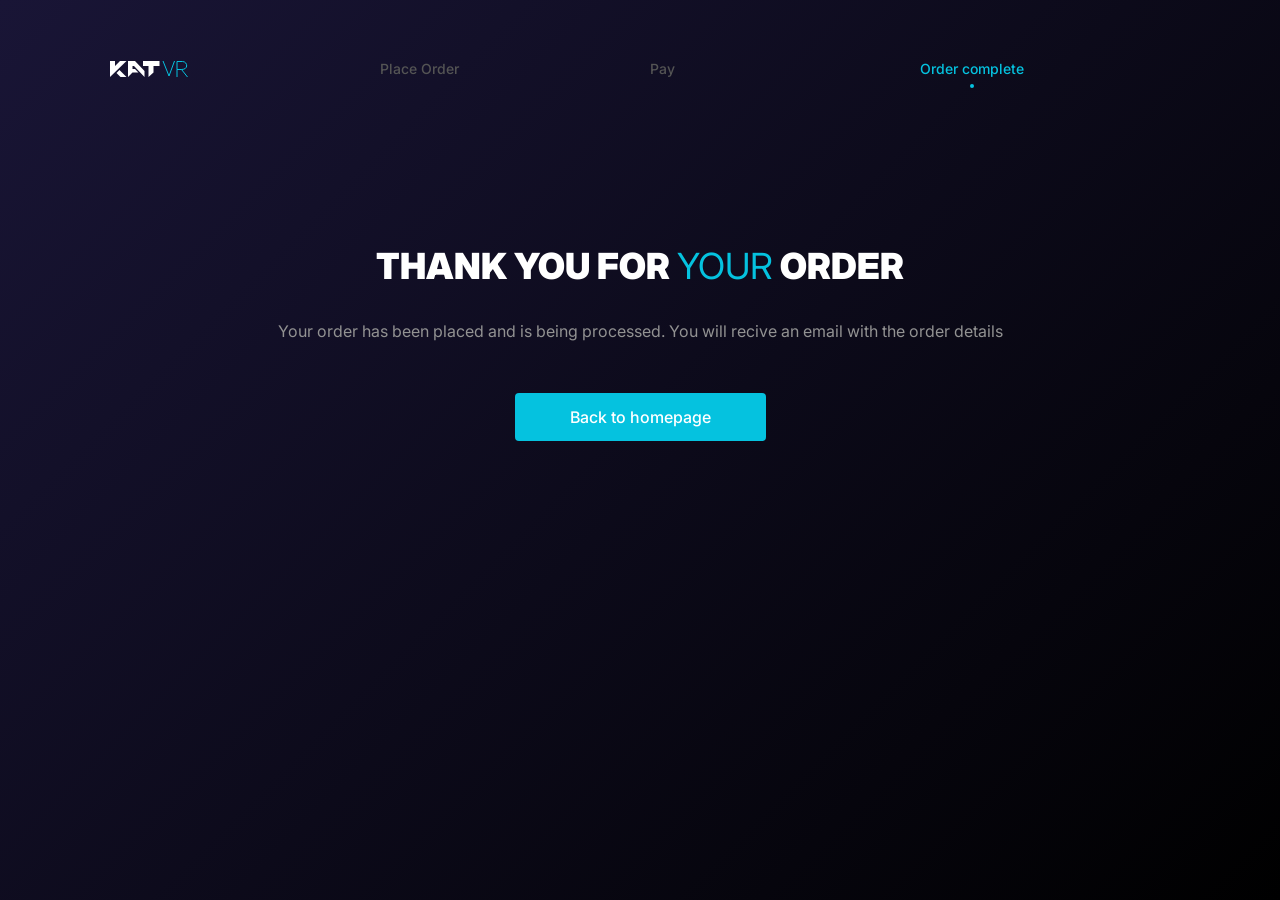
<file: complete.html>
<!DOCTYPE html><html lang=en class=order-page><meta charset=UTF-8><meta name=viewport content="width=device-width, initial-scale=1.0"><title>KatVR</title><link rel=preconnect href=https://fonts.googleapis.com><link rel=preconnect href=https://fonts.gstatic.com crossorigin=anonymous><link href="https://fonts.googleapis.com/css2?family=Inter:ital,opsz,wght@0,14..32,100..900;1,14..32,100..900&amp;display=swap" rel=stylesheet><link rel="icon shortcut" href=favicon.9cf4770d.svg type=image/x-icon><link rel=stylesheet href=layout_KateVR.09ca600f.css><body class=order-page__body>
    <div class=order-complete>
      <div class=container>
        <div class="order-complete__top order__top">
          <a href=index.html class="logo order__logo">
            <img src=logo.deb282a0.svg alt=logo class=logo__img>
          </a>
          <a href=order.html class=order__top-link>
            Place Order
          </a>
          <a href=pay.html class=order__top-link>
            Pay
          </a>
          <a href=complete.html class="order__top-link order__top-link--active">
            Order complete
          </a>
          <a href=index.html class=order__close-btn></a>
        </div>
        <div class=order-complete__bottom>
          <h2 class=order-complete__title>
            Thank You For
            <span class=order-complete__span>Your</span>
            Order
          </h2>
          <p class=order-complete__description>
            Your order has been placed and is being processed. You will recive
            an email with the order details
          </p>
          <a href=index.html class="button order-complete__btn">
            Back to homepage
          </a>
        </div>
      </div>
    </div>
    <script src=order.a09cf176.js></script>
</file>
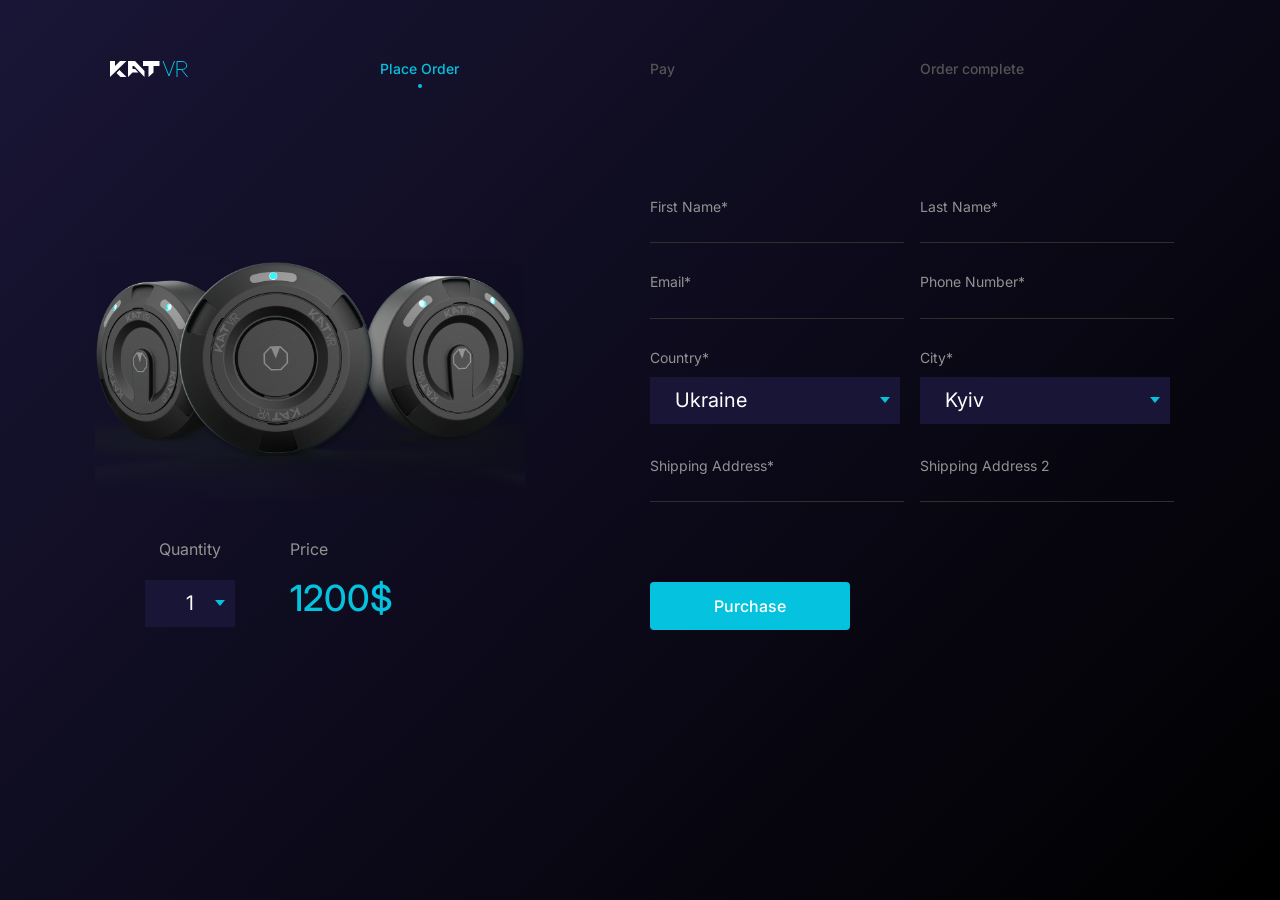
<file: order.html>
<!DOCTYPE html><html lang=en class=order-page><meta charset=UTF-8><meta name=viewport content="width=device-width, initial-scale=1.0"><title>KatVR</title><link rel=preconnect href=https://fonts.googleapis.com><link rel=preconnect href=https://fonts.gstatic.com crossorigin=anonymous><link href="https://fonts.googleapis.com/css2?family=Inter:ital,opsz,wght@0,14..32,100..900;1,14..32,100..900&amp;display=swap" rel=stylesheet><link rel="icon shortcut" href=favicon.9cf4770d.svg type=image/x-icon><link rel=stylesheet href=layout_KateVR.09ca600f.css><body class=order-page__body>
    <div class=order>
      <div class=container>
        <div class=order__top>
          <a href=index.html class="logo order__logo">
            <img src=logo.deb282a0.svg alt=logo class=logo__img>
          </a>
          <a href=order.html class="order__top-link order__top-link--active">
            Place Order
          </a>
          <a href=pay.html class=order__top-link>
            Pay
          </a>
          <a href=complete.html class=order__top-link>
            Order complete
          </a>
          <a href=index.html class=order__close-btn></a>
        </div>
        <div class=order__bottom>
          <div class=order__wpapper>
            <img src=3.6f7ded76.png alt=bg class=order__bottom-img>
            <div class="dropdown order-quantity order__quantity">
              <h6 class=order-quantity__title>Quantity</h6>
              <div class="dropdown__wrapper order-quantity__wrapper">
                <button class="dropdown__button order-quantity__button">
                  1
                </button>
                <ul class="dropdown__list order-quantity__list">
                  <li class="dropdown__item order-quantity__item" data-value=1>
                    1
                  </li>
                  <li class="dropdown__item order-quantity__item" data-value=2>
                    2
                  </li>
                  <li class="dropdown__item order-quantity__item" data-value=3>
                    3
                  </li>
                  <li class="dropdown__item order-quantity__item" data-value=4>
                    4
                  </li>
                  <li class="dropdown__item order-quantity__item" data-value=5>
                    5
                  </li>
                </ul>
                <input name=quantity-input value=1 class="dropdown__input order-quantity__input">
              </div>
            </div>
            <div class=order__price>
              <h6 class=order__price-title>Price</h6>
              <span class=order__price-item>1200$</span>
            </div>
          </div>
          <form action=# onsubmit="this.reset(); window.scrollTo({ top: 0, behavior: 'smooth' }); return false;" class="order-form order__form" method=post>
            <label class=order-form__label for=firstname>
              First Name*
              <input name=firstname id=firstname class=order-form__input required>
            </label>
            <label class=order-form__label for=lastname>
              Last Name*
              <input name=lastname id=lastname class=order-form__input required>
            </label>
            <label class=order-form__label for=email>
              Email*
              <input name=email id=email type=email class=order-form__input required>
            </label>
            <label class=order-form__label for=tel>
              Phone Number*
              <input name=tel id=tel type=tel class=order-form__input pattern=[0-9]{10,15} inputmode=numeric maxlength=15 required>
            </label>
            <div class="dropdown order-form__dropdown">
              <h5 class=order-form__dropdown-title>Country*</h5>
              <div class="dropdown__wrapper order-form__wrapper">
                <button class="dropdown__button order-form__button">
                  Ukraine
                </button>
                <ul class="dropdown__list order-form__list">
                  <li class="dropdown__item order-form__item" data-value=ukraine>
                    Ukraine
                  </li>
                  <li class="dropdown__item order-form__item" data-value=poland>
                    Poland
                  </li>
                  <li class="dropdown__item order-form__item" data-value=germany>
                    Germany
                  </li>
                  <li class="dropdown__item order-form__item" data-value=romania>
                    Romania
                  </li>
                  <li class="dropdown__item order-form__item" data-value=italy>
                    Italy
                  </li>
                </ul>
                <input name=country-input class="dropdown__input order-form__dropdown-input" value=ukraine>
              </div>
            </div>
            <div class="dropdown order-form__dropdown">
              <h5 class=order-form__dropdown-title>City*</h5>
              <div class="dropdown__wrapper order-form__wrapper">
                <button class="dropdown__button order-form__button">
                  Kyiv
                </button>
                <ul class="dropdown__list order-form__list">
                  <li class="dropdown__item order-form__item" data-value=kyiv>
                    Kyiv
                  </li>
                  <li class="dropdown__item order-form__item" data-value=lviv>
                    Lviv
                  </li>
                  <li class="dropdown__item order-form__item" data-value=kharkiv>
                    Kharkiv
                  </li>
                  <li class="dropdown__item order-form__item" data-value=rivne>
                    Rivne
                  </li>
                  <li class="dropdown__item order-form__item" data-value=ternopil>
                    Ternopil
                  </li>
                </ul>
                <input name=city-input class="dropdown__input order-form__dropdown-input" value=kyiv>
              </div>
            </div>
            <label class=order-form__label for=address1>
              Shipping Address*
              <input name=address1 id=address1 class=order-form__input required>
            </label>
            <label class="order-form__label order-form__label--address" for=address2>
              Shipping Address 2
              <input name=address2 id=address2 class=order-form__input required>
            </label>
            <button class="button order-form__btn">
              Purchase
            </button>
          </form>
        </div>
      </div>
    </div>
    <script src=order.a09cf176.js></script>
</file>
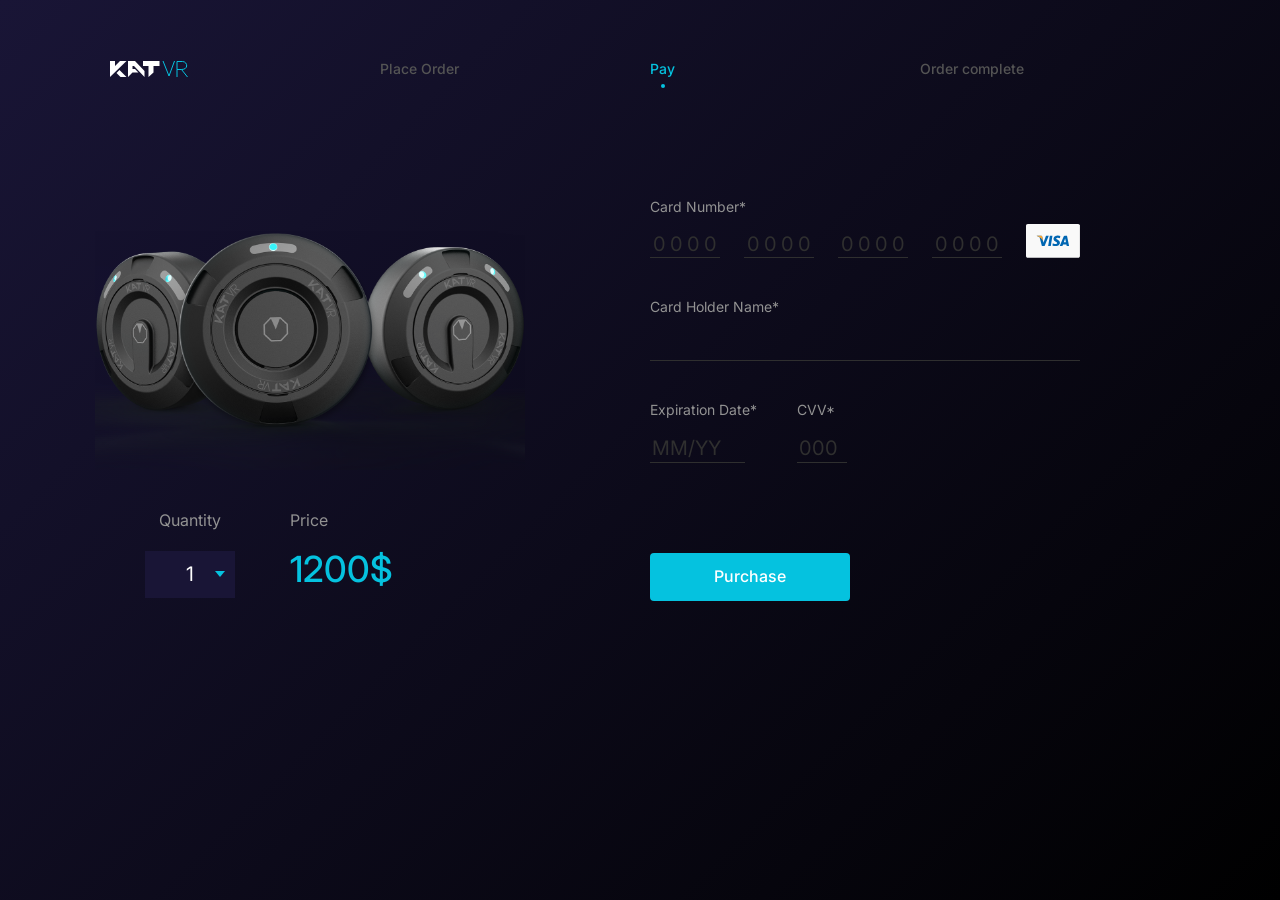
<file: pay.html>
<!DOCTYPE html><html lang=en class=order-page><meta charset=UTF-8><meta name=viewport content="width=device-width, initial-scale=1.0"><title>KatVR</title><link rel=preconnect href=https://fonts.googleapis.com><link rel=preconnect href=https://fonts.gstatic.com crossorigin=anonymous><link href="https://fonts.googleapis.com/css2?family=Inter:ital,opsz,wght@0,14..32,100..900;1,14..32,100..900&amp;display=swap" rel=stylesheet><link rel="icon shortcut" href=favicon.9cf4770d.svg type=image/x-icon><link rel=stylesheet href=layout_KateVR.09ca600f.css><body class=order-page__body>
    <div class=order>
      <div class=container>
        <div class=order__top>
          <a href=index.html class="logo order__logo">
            <img src=logo.deb282a0.svg alt=logo class=logo__img>
          </a>
          <a href=order.html class=order__top-link>
            Place Order
          </a>
          <a href=pay.html class="order__top-link order__top-link--active">
            Pay
          </a>
          <a href=complete.html class=order__top-link>
            Order complete
          </a>
          <a href=index.html class=order__close-btn></a>
        </div>
        <div class=order__bottom>
          <div class="order__card-wrapper order__wpapper">
            <img src=3.6f7ded76.png alt=bg class="order__bottom-img order__bottom-img--pay">
            <div class="dropdown order-quantity order__quantity">
              <h6 class=order-quantity__title>Quantity</h6>
              <div class="dropdown__wrapper order-quantity__wrapper">
                <button class="dropdown__button order-quantity__button">
                  1
                </button>
                <ul class="dropdown__list order-quantity__list">
                  <li class="dropdown__item order-quantity__item" data-value=1>
                    1
                  </li>
                  <li class="dropdown__item order-quantity__item" data-value=2>
                    2
                  </li>
                  <li class="dropdown__item order-quantity__item" data-value=3>
                    3
                  </li>
                  <li class="dropdown__item order-quantity__item" data-value=4>
                    4
                  </li>
                  <li class="dropdown__item order-quantity__item" data-value=5>
                    5
                  </li>
                </ul>
                <input name=quantity-input value=1 class="dropdown__input order-quantity__input">
              </div>
            </div>
            <div class=order__price>
              <h6 class=order__price-title>Price</h6>
              <span class=order__price-item>1200$</span>
            </div>
          </div>
          <form action=# onsubmit="this.reset(); window.scrollTo({ top: 0, behavior: 'smooth' }); return false;" class="card-form order__card-form" method=post>
            <label class="card-form__label card-form__label--number">
              Card Number*
              <div class=card-form__number>
                <input name=number maxlength=4 pattern=\d* inputmode=numeric class="card-form__input card-form__input--num" placeholder=0000 required>
                <input name=number maxlength=4 pattern=\d* inputmode=numeric class="card-form__input card-form__input--num" placeholder=0000 required>
                <input name=number maxlength=4 pattern=\d* inputmode=numeric class="card-form__input card-form__input--num" placeholder=0000 required>
                <input name=number maxlength=4 pattern=\d* inputmode=numeric class="card-form__input card-form__input--num" placeholder=0000 required>
                <a href=# class=card-form__visa></a>
              </div>
            </label>

            <label class="card-form__label card-form__label--name">
              Card Holder Name*
              <input class=card-form__input id=cardHolder required>
            </label>

            <label class="card-form__label card-form__label--date">
              Expiration Date*
              <input class="card-form__input card-form__input--date" id=expDate maxlength=5 placeholder=MM/YY required>
            </label>

            <label class="card-form__label card-form__label--cvv">
              CVV*
              <input class="card-form__input card-form__input--cvv" id=cvv maxlength=4 placeholder=000 pattern=[0-9]{4} required>
            </label>
            <button class="button card-form__btn">
              Purchase
            </button>
          </form>
        </div>
      </div>
    </div>
    <script src=order.a09cf176.js></script>
</file>
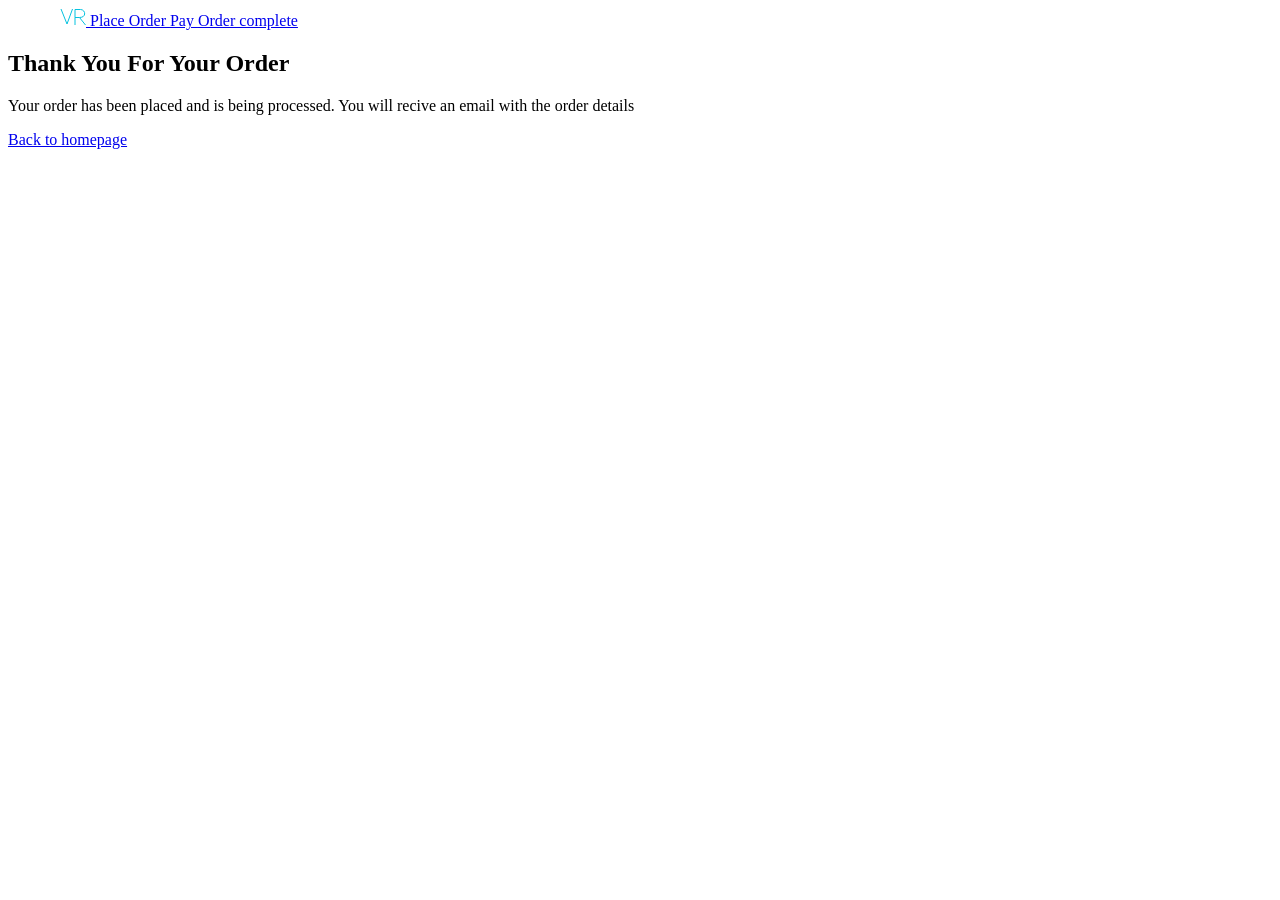
<file: src/complete.html>
<!doctype html>
<html
  lang="en"
  class="order-page"
>
  <head>
    <meta charset="UTF-8" />
    <meta
      name="viewport"
      content="width=device-width, initial-scale=1.0"
    />
    <title>KatVR</title>
    <link
      rel="preconnect"
      href="https://fonts.googleapis.com"
    />
    <link
      rel="preconnect"
      href="https://fonts.gstatic.com"
      crossorigin="anonymous"
    />
    <link
      href="https://fonts.googleapis.com/css2?family=Inter:ital,opsz,wght@0,14..32,100..900;1,14..32,100..900&display=swap"
      rel="stylesheet"
    />
    <link
      rel="shortcut icon"
      href="./images/favicon.svg"
      type="image/x-icon"
    />
    <link
      rel="stylesheet"
      href="./styles/main.scss"
    />
  </head>

  <body class="order-page__body">
    <div class="order-complete">
      <div class="container">
        <div class="order__top order-complete__top">
          <a
            href="./index.html"
            class="logo order__logo"
          >
            <img
              src="./images/logo.svg"
              alt="logo"
              class="logo__img"
            />
          </a>
          <a
            href="./order.html"
            class="order__top-link"
          >
            Place Order
          </a>
          <a
            href="./pay.html"
            class="order__top-link"
          >
            Pay
          </a>
          <a
            href="./complete.html"
            class="order__top-link order__top-link--active"
          >
            Order complete
          </a>
          <a
            href="./index.html"
            class="order__close-btn"
          ></a>
        </div>
        <div class="order-complete__bottom">
          <h2 class="order-complete__title">
            Thank You For
            <span class="order-complete__span">Your</span>
            Order
          </h2>
          <p class="order-complete__description">
            Your order has been placed and is being processed. You will recive
            an email with the order details
          </p>
          <a
            href="./index.html"
            class="order-complete__btn button"
          >
            Back to homepage
          </a>
        </div>
      </div>
    </div>
    <script src="./scripts/order.js"></script>
  </body>
</html>
</file>
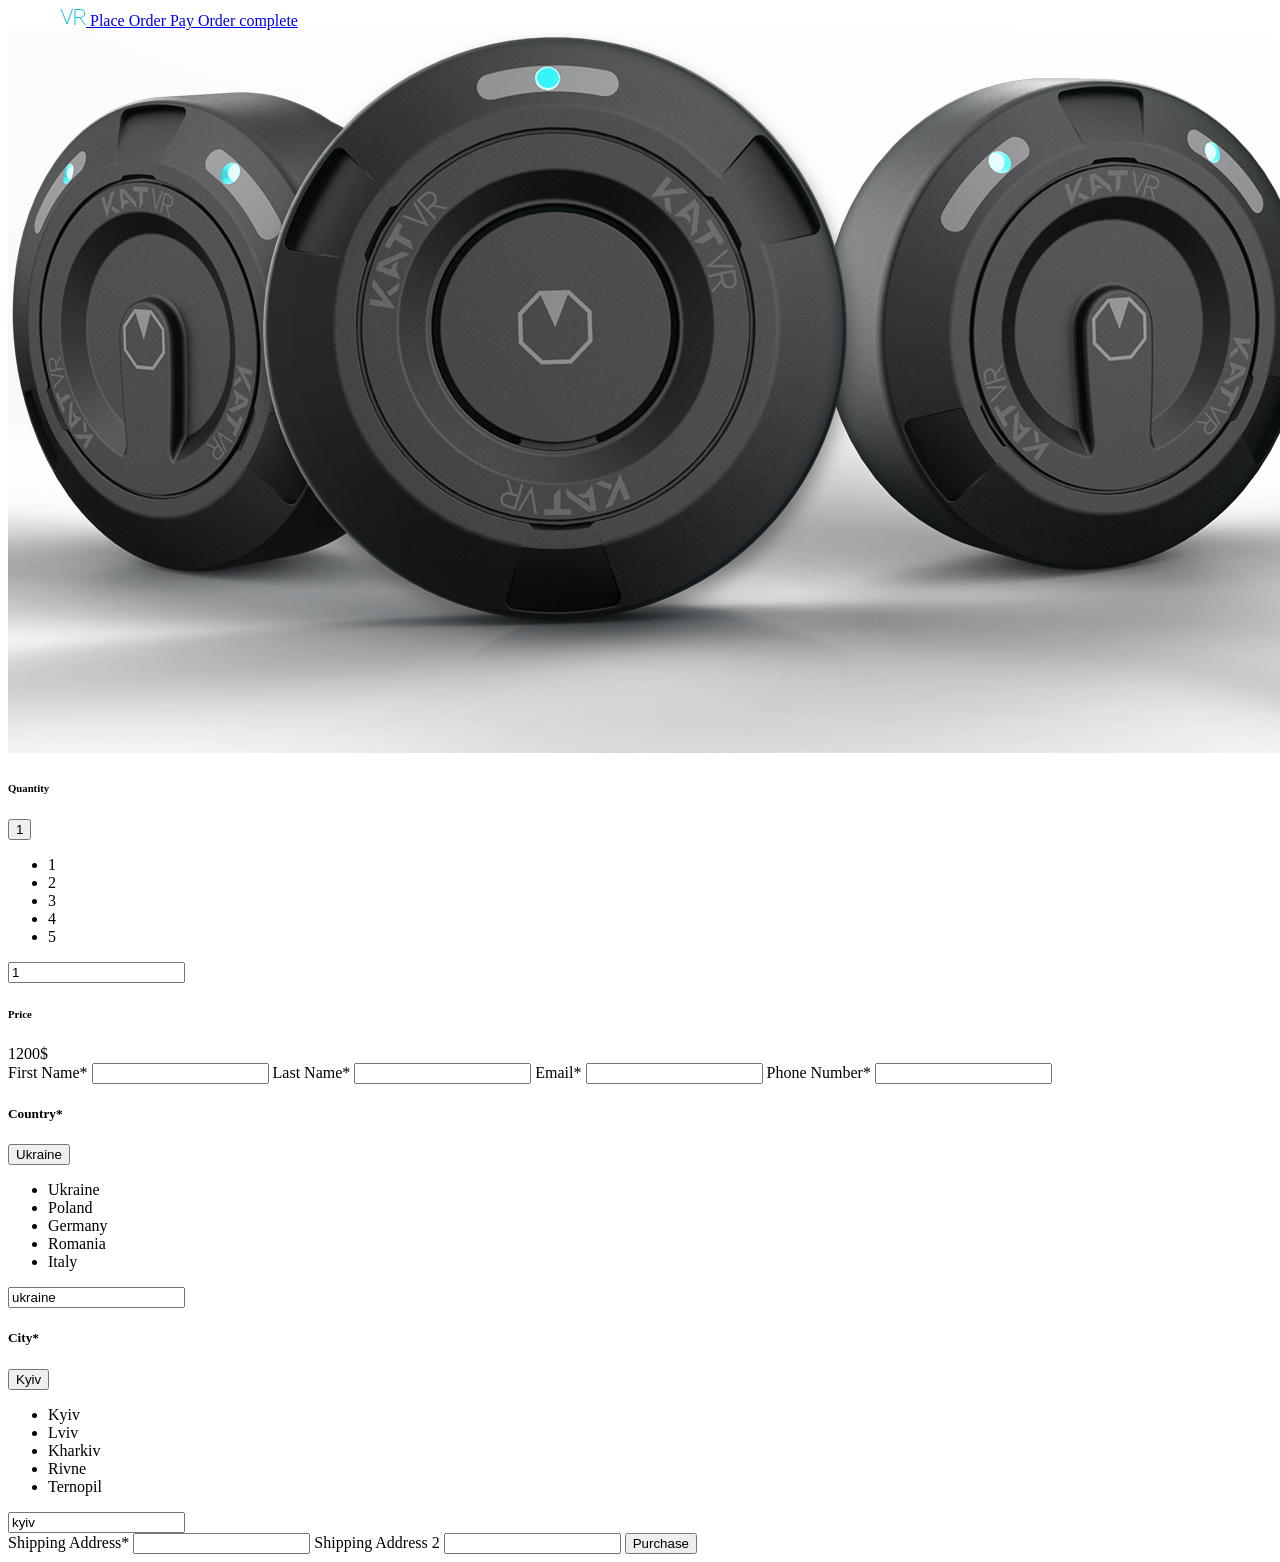
<file: src/order.html>
<!doctype html>
<html
  lang="en"
  class="order-page"
>
  <head>
    <meta charset="UTF-8" />
    <meta
      name="viewport"
      content="width=device-width, initial-scale=1.0"
    />
    <title>KatVR</title>
    <link
      rel="preconnect"
      href="https://fonts.googleapis.com"
    />
    <link
      rel="preconnect"
      href="https://fonts.gstatic.com"
      crossorigin="anonymous"
    />
    <link
      href="https://fonts.googleapis.com/css2?family=Inter:ital,opsz,wght@0,14..32,100..900;1,14..32,100..900&display=swap"
      rel="stylesheet"
    />
    <link
      rel="shortcut icon"
      href="./images/favicon.svg"
      type="image/x-icon"
    />
    <link
      rel="stylesheet"
      href="./styles/main.scss"
    />
  </head>

  <body class="order-page__body">
    <div class="order">
      <div class="container">
        <div class="order__top">
          <a
            href="./index.html"
            class="logo order__logo"
          >
            <img
              src="./images/logo.svg"
              alt="logo"
              class="logo__img"
            />
          </a>
          <a
            href="./order.html"
            class="order__top-link order__top-link--active"
          >
            Place Order
          </a>
          <a
            href="./pay.html"
            class="order__top-link"
          >
            Pay
          </a>
          <a
            href="./complete.html"
            class="order__top-link"
          >
            Order complete
          </a>
          <a
            href="./index.html"
            class="order__close-btn"
          ></a>
        </div>
        <div class="order__bottom">
          <div class="order__wpapper">
            <img
              src="./images/3.png"
              alt="bg"
              class="order__bottom-img"
            />
            <div class="order__quantity order-quantity dropdown">
              <h6 class="order-quantity__title">Quantity</h6>
              <div class="dropdown__wrapper order-quantity__wrapper">
                <button class="dropdown__button order-quantity__button">
                  1
                </button>
                <ul class="dropdown__list order-quantity__list">
                  <li
                    class="dropdown__item order-quantity__item"
                    data-value="1"
                  >
                    1
                  </li>
                  <li
                    class="dropdown__item order-quantity__item"
                    data-value="2"
                  >
                    2
                  </li>
                  <li
                    class="dropdown__item order-quantity__item"
                    data-value="3"
                  >
                    3
                  </li>
                  <li
                    class="dropdown__item order-quantity__item"
                    data-value="4"
                  >
                    4
                  </li>
                  <li
                    class="dropdown__item order-quantity__item"
                    data-value="5"
                  >
                    5
                  </li>
                </ul>
                <input
                  name="quantity-input"
                  type="text"
                  value="1"
                  class="dropdown__input order-quantity__input"
                />
              </div>
            </div>
            <div class="order__price">
              <h6 class="order__price-title">Price</h6>
              <span class="order__price-item">1200$</span>
            </div>
          </div>
          <form
            action="#"
            onsubmit="this.reset(); window.scrollTo({ top: 0, behavior: 'smooth' }); return false;"
            class="order__form order-form"
            method="post"
          >
            <label
              class="order-form__label"
              for="firstname"
            >
              First Name*
              <input
                name="firstname"
                id="firstname"
                type="text"
                class="order-form__input"
                required
              />
            </label>
            <label
              class="order-form__label"
              for="lastname"
            >
              Last Name*
              <input
                name="lastname"
                id="lastname"
                type="text"
                class="order-form__input"
                required
              />
            </label>
            <label
              class="order-form__label"
              for="email"
            >
              Email*
              <input
                name="email"
                id="email"
                type="email"
                class="order-form__input"
                required
              />
            </label>
            <label
              class="order-form__label"
              for="tel"
            >
              Phone Number*
              <input
                name="tel"
                id="tel"
                type="tel"
                class="order-form__input"
                pattern="[0-9]{10,15}"
                inputmode="numeric"
                maxlength="15"
                required
              />
            </label>
            <div class="order-form__dropdown dropdown">
              <h5 class="order-form__dropdown-title">Country*</h5>
              <div class="order-form__wrapper dropdown__wrapper">
                <button class="order-form__button dropdown__button">
                  Ukraine
                </button>
                <ul class="order-form__list dropdown__list">
                  <li
                    class="order-form__item dropdown__item"
                    data-value="ukraine"
                  >
                    Ukraine
                  </li>
                  <li
                    class="order-form__item dropdown__item"
                    data-value="poland"
                  >
                    Poland
                  </li>
                  <li
                    class="order-form__item dropdown__item"
                    data-value="germany"
                  >
                    Germany
                  </li>
                  <li
                    class="order-form__item dropdown__item"
                    data-value="romania"
                  >
                    Romania
                  </li>
                  <li
                    class="order-form__item dropdown__item"
                    data-value="italy"
                  >
                    Italy
                  </li>
                </ul>
                <input
                  name="country-input"
                  type="text"
                  class="order-form__dropdown-input dropdown__input"
                  value="ukraine"
                />
              </div>
            </div>
            <div class="order-form__dropdown dropdown">
              <h5 class="order-form__dropdown-title">City*</h5>
              <div class="order-form__wrapper dropdown__wrapper">
                <button class="order-form__button dropdown__button">
                  Kyiv
                </button>
                <ul class="order-form__list dropdown__list">
                  <li
                    class="order-form__item dropdown__item"
                    data-value="kyiv"
                  >
                    Kyiv
                  </li>
                  <li
                    class="order-form__item dropdown__item"
                    data-value="lviv"
                  >
                    Lviv
                  </li>
                  <li
                    class="order-form__item dropdown__item"
                    data-value="kharkiv"
                  >
                    Kharkiv
                  </li>
                  <li
                    class="order-form__item dropdown__item"
                    data-value="rivne"
                  >
                    Rivne
                  </li>
                  <li
                    class="order-form__item dropdown__item"
                    data-value="ternopil"
                  >
                    Ternopil
                  </li>
                </ul>
                <input
                  name="city-input"
                  type="text"
                  class="order-form__dropdown-input dropdown__input"
                  value="kyiv"
                />
              </div>
            </div>
            <label
              class="order-form__label"
              for="address1"
            >
              Shipping Address*
              <input
                name="address1"
                id="address1"
                type="text"
                class="order-form__input"
                required
              />
            </label>
            <label
              class="order-form__label order-form__label--address"
              for="address2"
            >
              Shipping Address 2
              <input
                name="address2"
                id="address2"
                type="text"
                class="order-form__input"
                required
              />
            </label>
            <button
              class="order-form__btn button"
              type="submit"
            >
              Purchase
            </button>
          </form>
        </div>
      </div>
    </div>
    <script src="./scripts/order.js"></script>
  </body>
</html>
</file>
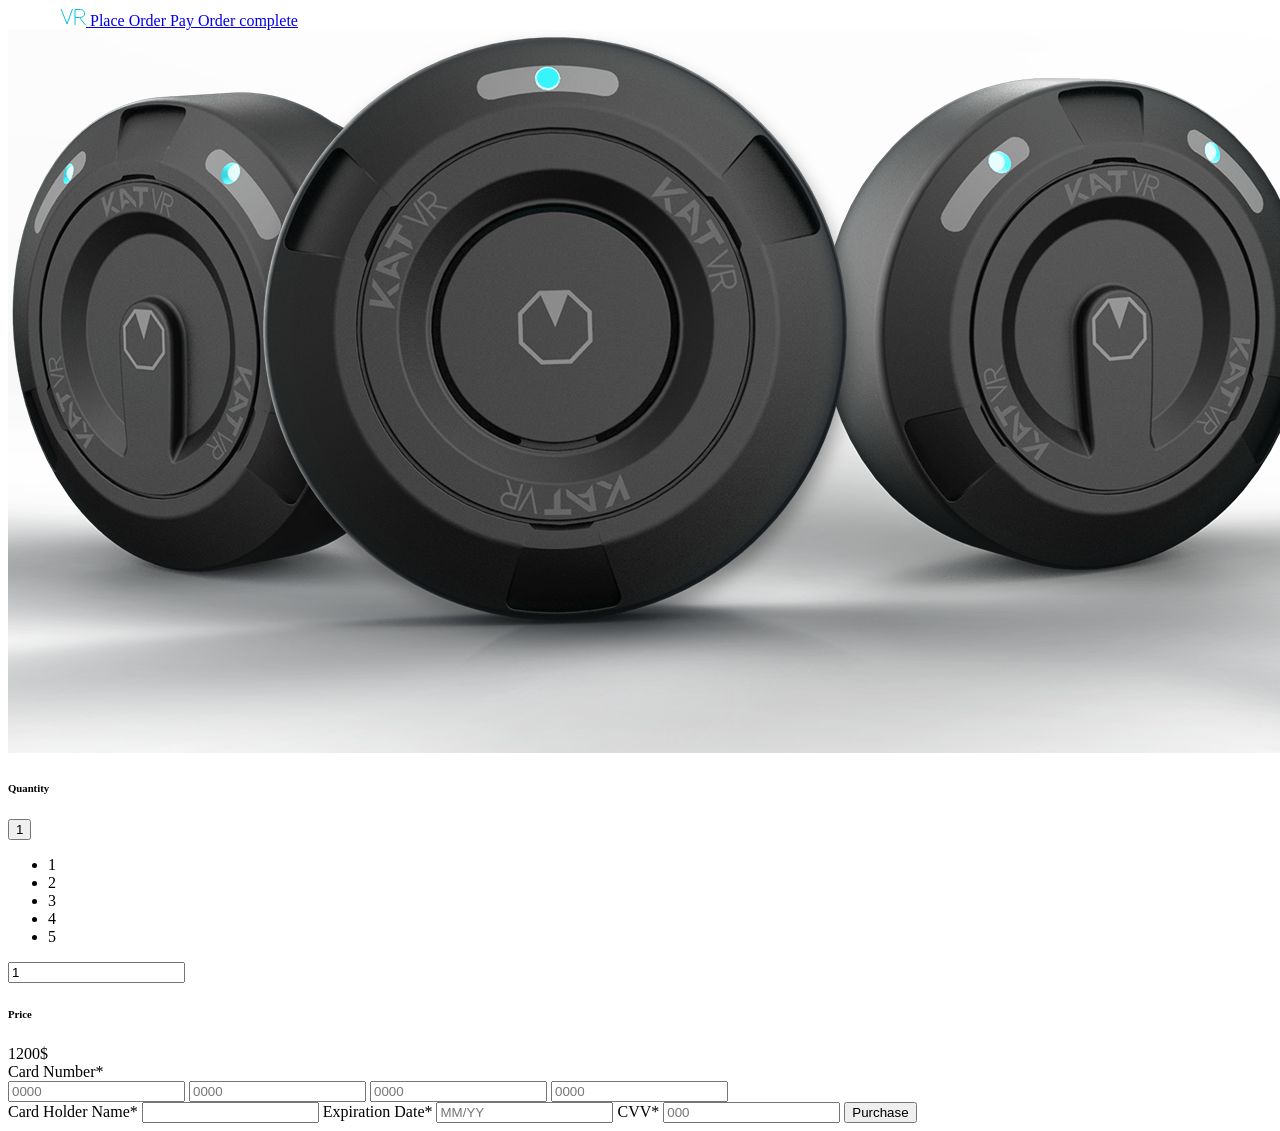
<file: src/pay.html>
<!doctype html>
<html
  lang="en"
  class="order-page"
>
  <head>
    <meta charset="UTF-8" />
    <meta
      name="viewport"
      content="width=device-width, initial-scale=1.0"
    />
    <title>KatVR</title>
    <link
      rel="preconnect"
      href="https://fonts.googleapis.com"
    />
    <link
      rel="preconnect"
      href="https://fonts.gstatic.com"
      crossorigin="anonymous"
    />
    <link
      href="https://fonts.googleapis.com/css2?family=Inter:ital,opsz,wght@0,14..32,100..900;1,14..32,100..900&display=swap"
      rel="stylesheet"
    />
    <link
      rel="shortcut icon"
      href="./images/favicon.svg"
      type="image/x-icon"
    />
    <link
      rel="stylesheet"
      href="./styles/main.scss"
    />
  </head>

  <body class="order-page__body">
    <div class="order">
      <div class="container">
        <div class="order__top">
          <a
            href="./index.html"
            class="logo order__logo"
          >
            <img
              src="./images/logo.svg"
              alt="logo"
              class="logo__img"
            />
          </a>
          <a
            href="./order.html"
            class="order__top-link"
          >
            Place Order
          </a>
          <a
            href="./pay.html"
            class="order__top-link order__top-link--active"
          >
            Pay
          </a>
          <a
            href="./complete.html"
            class="order__top-link"
          >
            Order complete
          </a>
          <a
            href="./index.html"
            class="order__close-btn"
          ></a>
        </div>
        <div class="order__bottom">
          <div class="order__wpapper order__card-wrapper">
            <img
              src="./images/3.png"
              alt="bg"
              class="order__bottom-img order__bottom-img--pay"
            />
            <div class="order__quantity order-quantity dropdown">
              <h6 class="order-quantity__title">Quantity</h6>
              <div class="dropdown__wrapper order-quantity__wrapper">
                <button class="dropdown__button order-quantity__button">
                  1
                </button>
                <ul class="dropdown__list order-quantity__list">
                  <li
                    class="dropdown__item order-quantity__item"
                    data-value="1"
                  >
                    1
                  </li>
                  <li
                    class="dropdown__item order-quantity__item"
                    data-value="2"
                  >
                    2
                  </li>
                  <li
                    class="dropdown__item order-quantity__item"
                    data-value="3"
                  >
                    3
                  </li>
                  <li
                    class="dropdown__item order-quantity__item"
                    data-value="4"
                  >
                    4
                  </li>
                  <li
                    class="dropdown__item order-quantity__item"
                    data-value="5"
                  >
                    5
                  </li>
                </ul>
                <input
                  name="quantity-input"
                  type="text"
                  value="1"
                  class="dropdown__input order-quantity__input"
                />
              </div>
            </div>
            <div class="order__price">
              <h6 class="order__price-title">Price</h6>
              <span class="order__price-item">1200$</span>
            </div>
          </div>
          <form
            action="#"
            onsubmit="this.reset(); window.scrollTo({ top: 0, behavior: 'smooth' }); return false;"
            class="order__card-form card-form"
            method="post"
          >
            <label class="card-form__label card-form__label--number">
              Card Number*
              <div class="card-form__number">
                <input
                  type="text"
                  name="number"
                  maxlength="4"
                  pattern="\d*"
                  inputmode="numeric"
                  class="card-form__input card-form__input--num"
                  placeholder="0000"
                  required
                />
                <input
                  type="text"
                  name="number"
                  maxlength="4"
                  pattern="\d*"
                  inputmode="numeric"
                  class="card-form__input card-form__input--num"
                  placeholder="0000"
                  required
                />
                <input
                  type="text"
                  name="number"
                  maxlength="4"
                  pattern="\d*"
                  inputmode="numeric"
                  class="card-form__input card-form__input--num"
                  placeholder="0000"
                  required
                />
                <input
                  type="text"
                  name="number"
                  maxlength="4"
                  pattern="\d*"
                  inputmode="numeric"
                  class="card-form__input card-form__input--num"
                  placeholder="0000"
                  required
                />
                <a
                  href="#"
                  class="card-form__visa"
                ></a>
              </div>
            </label>

            <label class="card-form__label card-form__label--name">
              Card Holder Name*
              <input
                type="text"
                class="card-form__input"
                id="cardHolder"
                required
              />
            </label>

            <label class="card-form__label card-form__label--date">
              Expiration Date*
              <input
                type="text"
                class="card-form__input card-form__input--date"
                id="expDate"
                maxlength="5"
                placeholder="MM/YY"
                required
              />
            </label>

            <label class="card-form__label card-form__label--cvv">
              CVV*
              <input
                type="text"
                class="card-form__input card-form__input--cvv"
                id="cvv"
                maxlength="4"
                placeholder="000"
                pattern="[0-9]{4}"
                required
              />
            </label>
            <button
              class="card-form__btn button"
              type="submit"
            >
              Purchase
            </button>
          </form>
        </div>
      </div>
    </div>
    <script src="./scripts/order.js"></script>
  </body>
</html>
</file>
